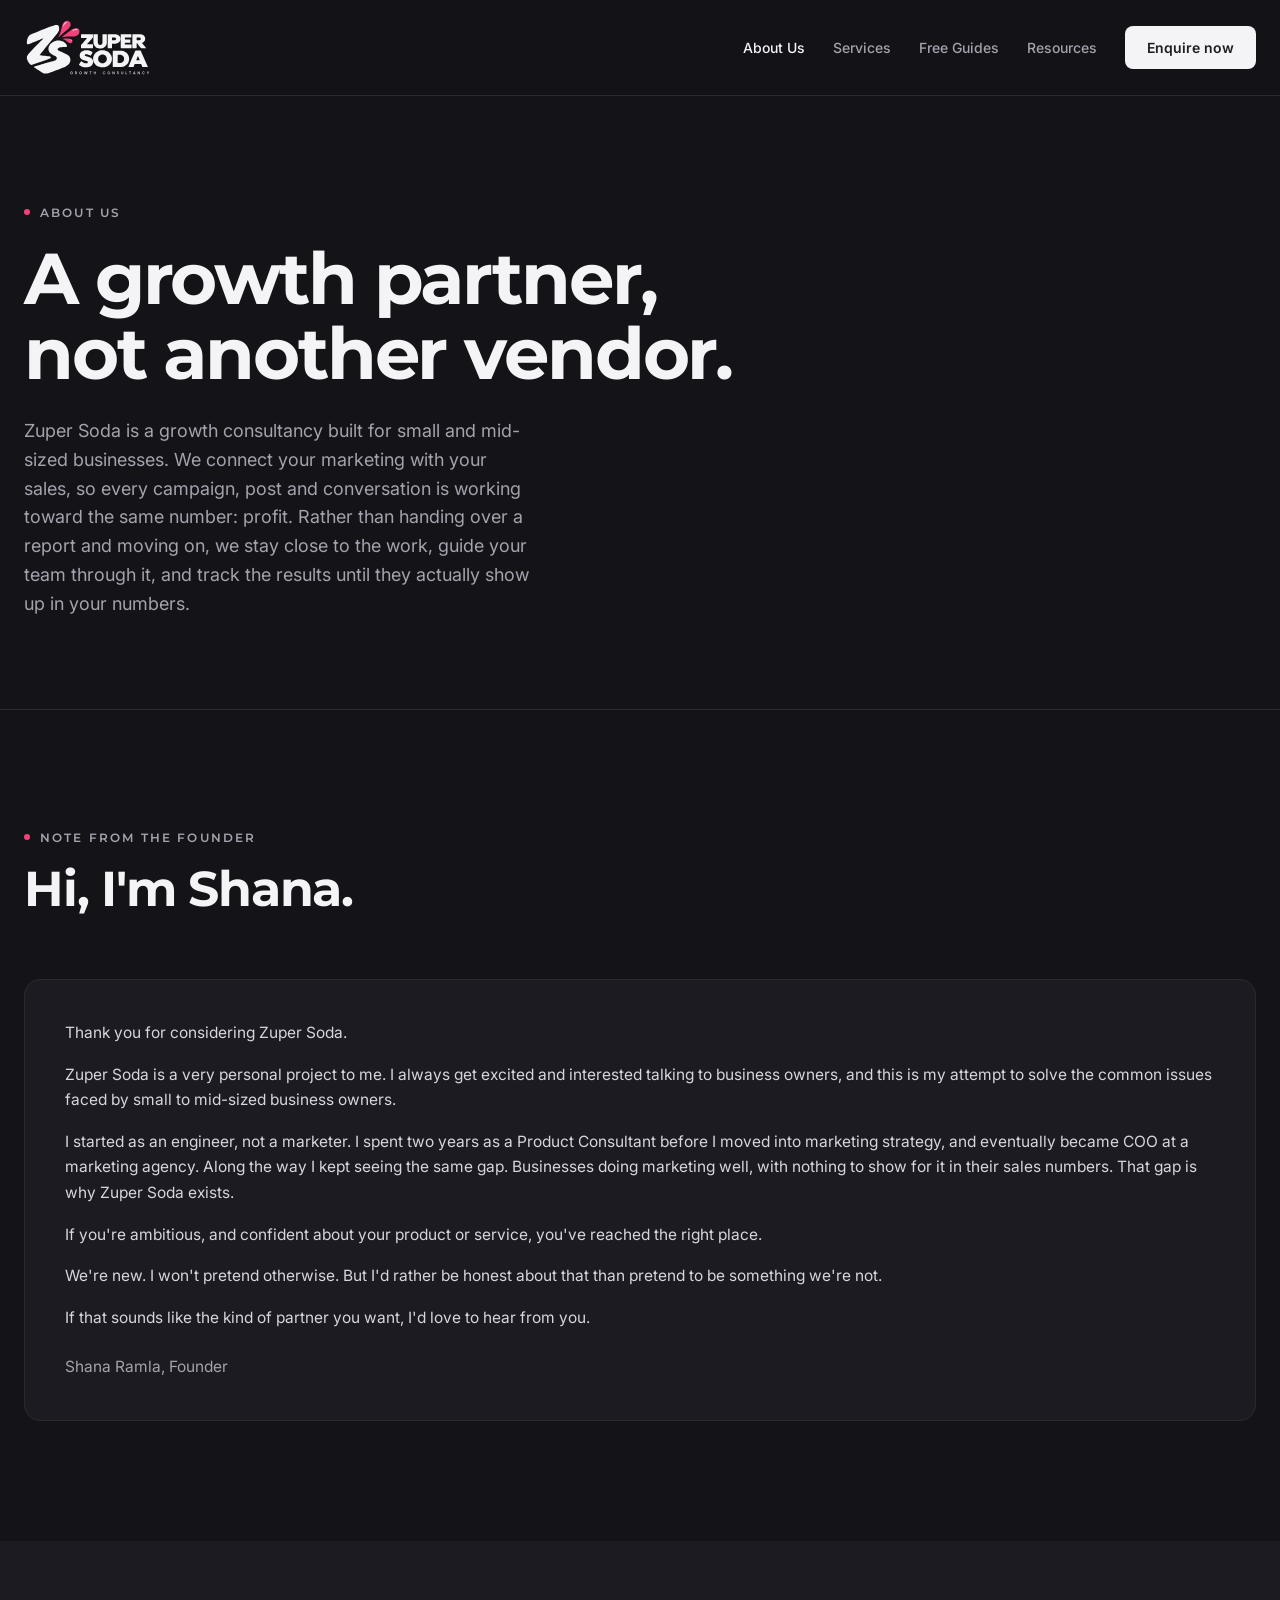
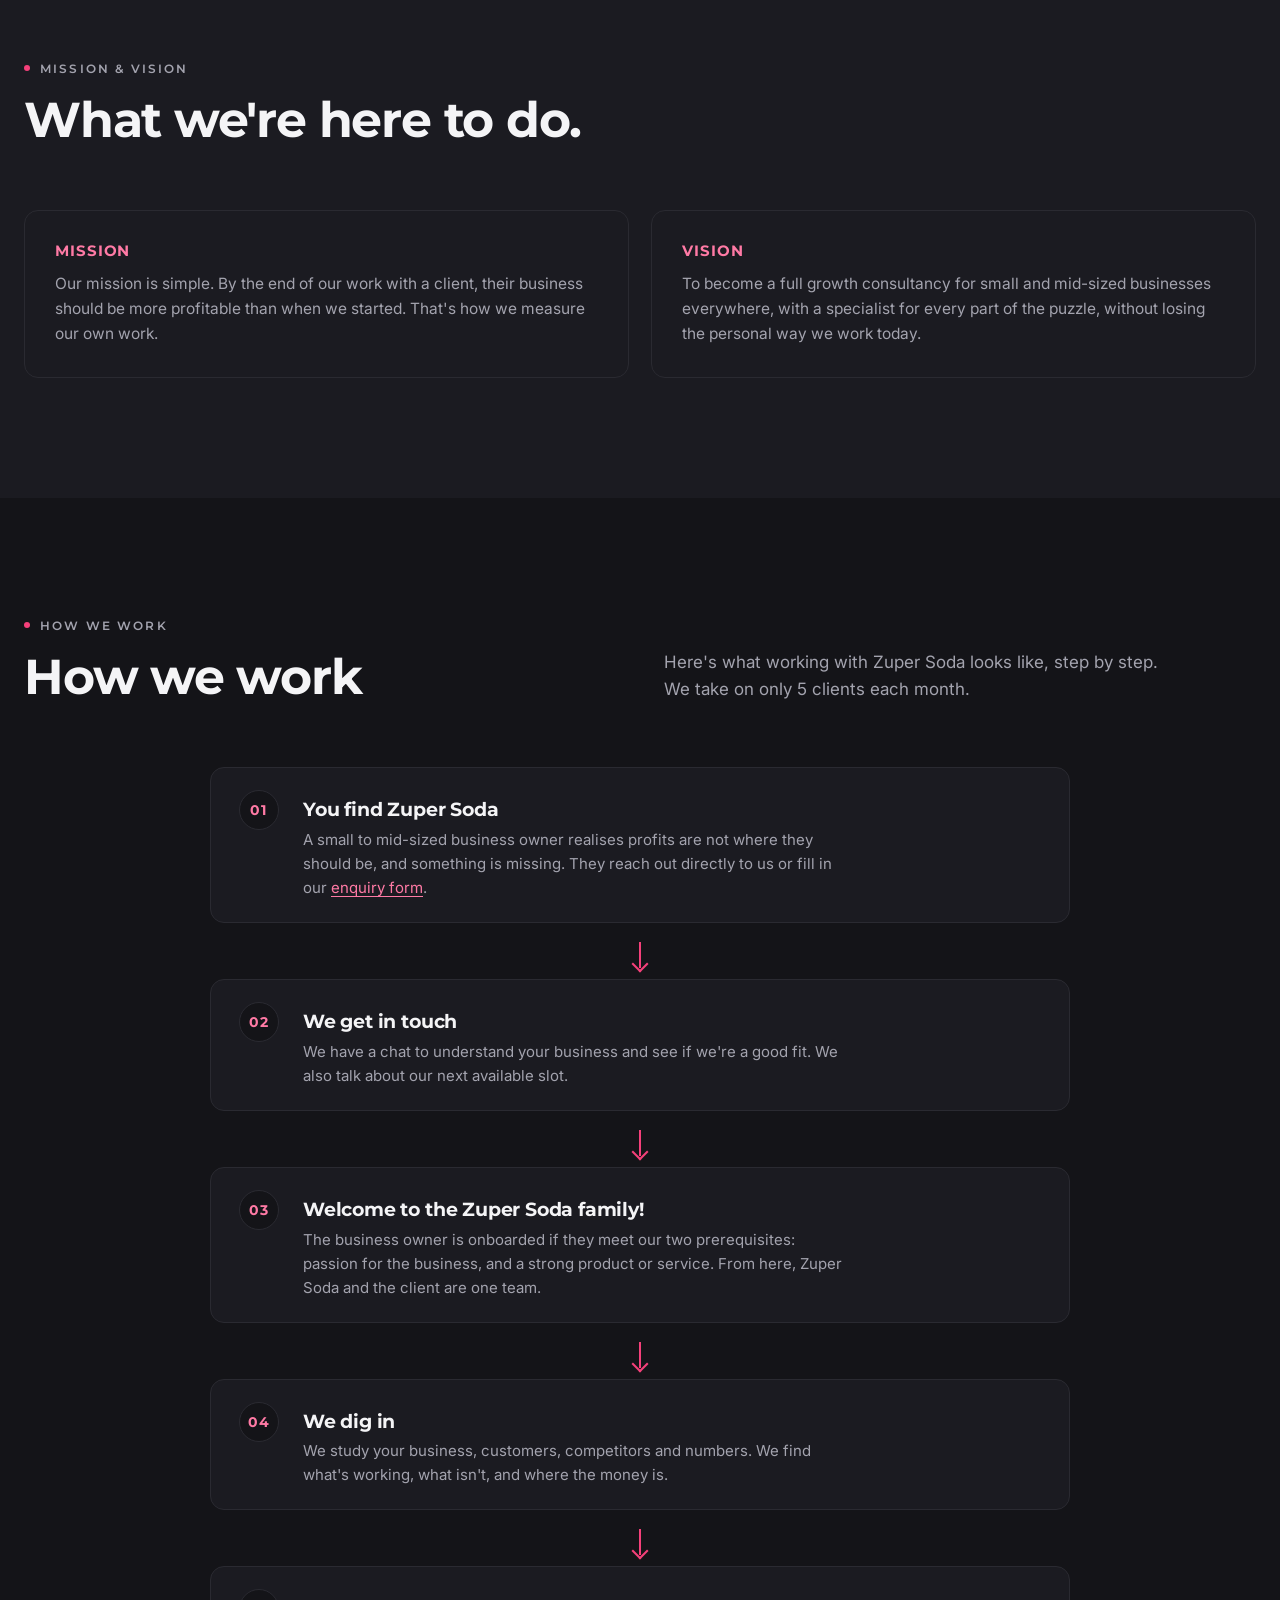
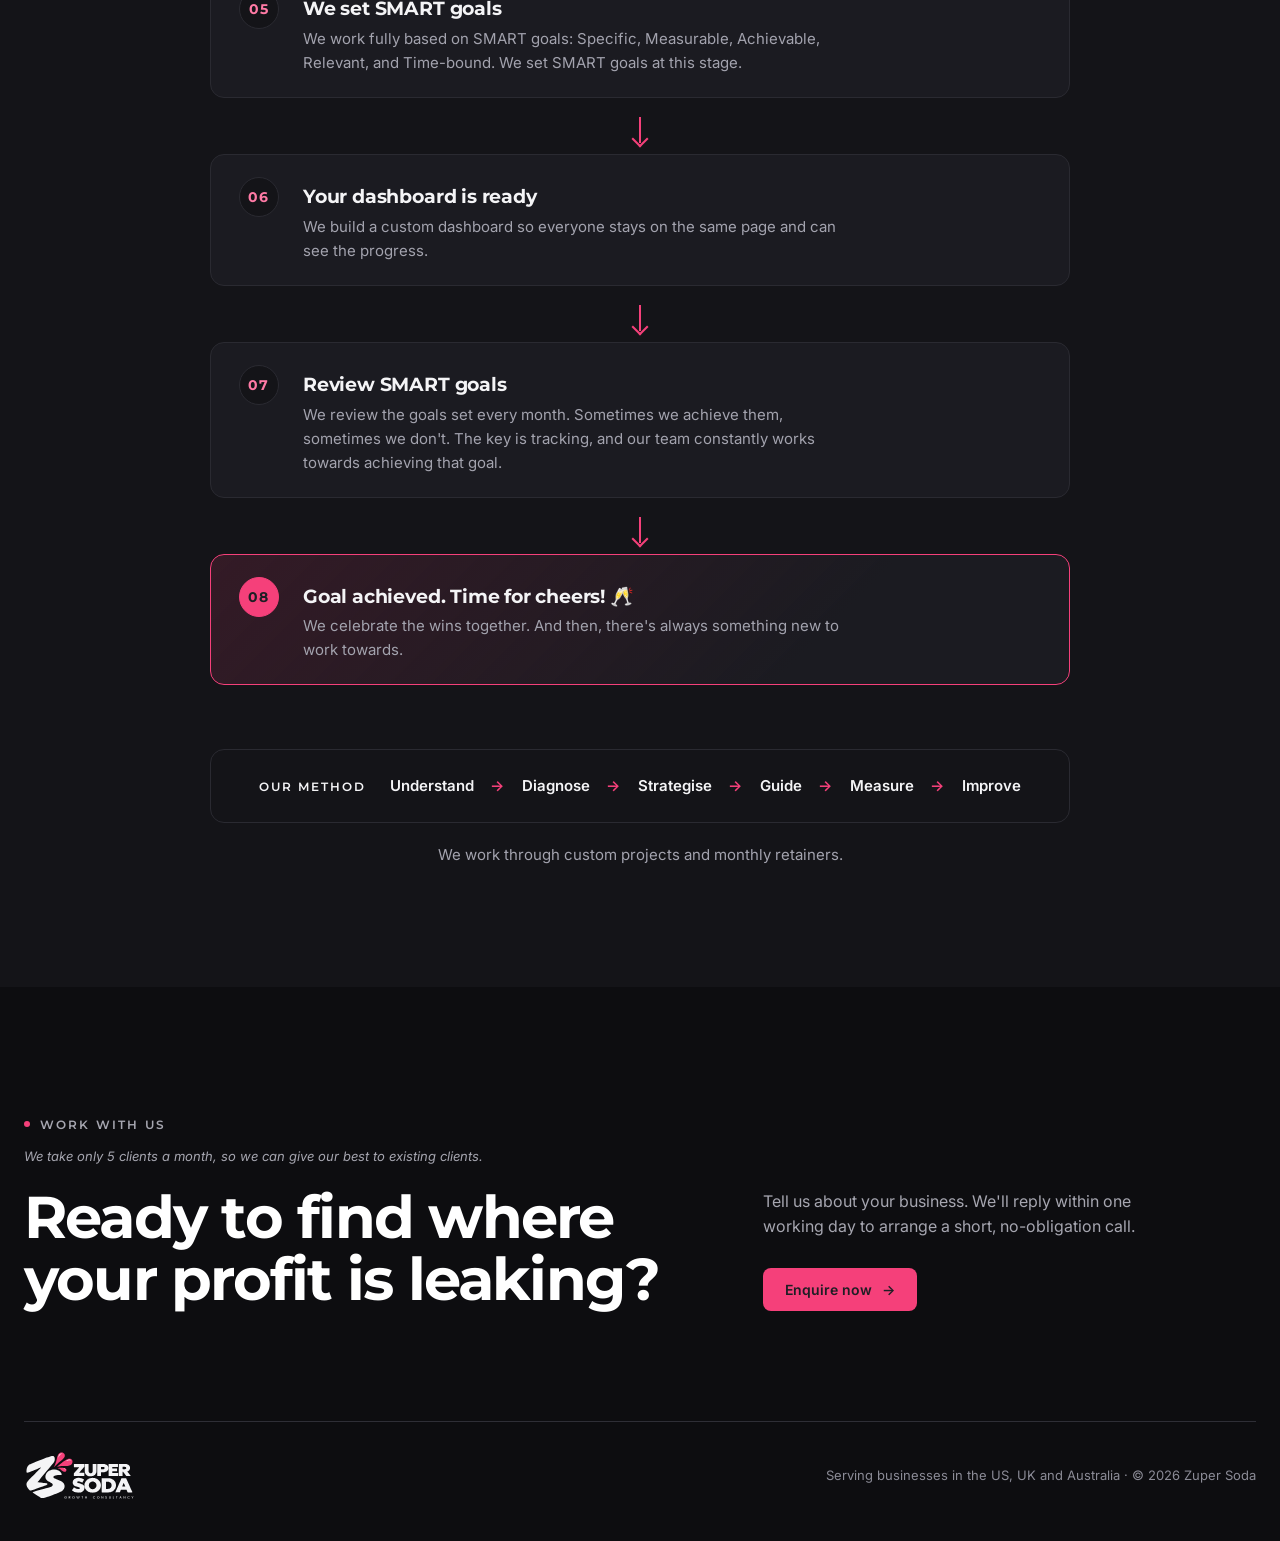
<file: about/index.html>
<!doctype html>
<html lang="en">
<head>
<meta charset="utf-8">
<meta name="viewport" content="width=device-width, initial-scale=1, viewport-fit=cover">
<title>About Us | Zuper Soda</title>
<meta name="description" content="Zuper Soda is a growth partner for small and mid-sized businesses. Meet the people behind it and see exactly how we work together, step by step.">
<meta property="og:title" content="About Us | Zuper Soda">
<meta property="og:description" content="A growth partner, not another vendor. Meet the people behind Zuper Soda and how we work together.">
<meta property="og:type" content="website">
<meta property="og:site_name" content="Zuper Soda">
<meta property="og:url" content="https://zupersoda.com/about/">
<meta name="twitter:card" content="summary">
<link rel="canonical" href="https://zupersoda.com/about/">
<meta name="theme-color" content="#141418">
<meta name="color-scheme" content="dark">
<link rel="icon" type="image/svg+xml" href="/favicon.svg">
<link rel="preconnect" href="https://fonts.googleapis.com">
<link rel="preconnect" href="https://fonts.gstatic.com" crossorigin>
<link rel="stylesheet" href="https://fonts.googleapis.com/css2?family=Montserrat:wght@500;600;700&family=Inter:wght@400;500;600&display=swap">
<link rel="stylesheet" href="/assets/site.css">
<script async src="https://www.googletagmanager.com/gtm.js?id=GTM-5N48BQHM"></script>
<script>
  window.dataLayer = window.dataLayer || [];
  function gtag(){dataLayer.push(arguments);}
  gtag('js', new Date());
</script>
</head>
<body>
<a class="skip" href="#main">Skip to content</a>

<header class="nav" id="nav">
  <div class="gut"><div class="max row">
    <a class="logo" href="/" aria-label="Zuper Soda home"><img src="/assets/logo.svg" alt="Zuper Soda" width="1184" height="544"></a>
    <div class="nav-r">
      <nav class="nav-links" aria-label="Main">
        <a href="/about/" aria-current="page">About Us</a>
        <a href="/services/">Services</a>
        <a href="/guides/">Free Guides</a>
        <a href="/resources/">Resources</a>
      </nav>
      <button class="btn sm" type="button" data-open>Enquire now</button>
      <button class="menu-btn" type="button" aria-expanded="false">Menu</button>
    </div>
  </div></div>
</header>

<main id="main">
  <section class="page-hero">
    <div class="gut"><div class="max">
      <div class="label"><i></i>About us</div>
      <h1>A growth partner, not another vendor.</h1>
      <p>Zuper Soda is a growth consultancy built for small and mid-sized businesses. We connect your marketing with your sales, so every campaign, post and conversation is working toward the same number: profit. Rather than handing over a report and moving on, we stay close to the work, guide your team through it, and track the results until they actually show up in your numbers.</p>
    </div></div>
  </section>

  <section class="blk">
    <div class="gut"><div class="max">
      <div class="blk-head">
        <div><div class="label"><i></i>Note from the founder</div><h2>Hi, I'm Shana.</h2></div>
      </div>
      <div class="founder-note">
        <p>Thank you for considering Zuper Soda.</p>
        <p>Zuper Soda is a very personal project to me. I always get excited and interested talking to business owners, and this is my attempt to solve the common issues faced by small to mid-sized business owners.</p>
        <p>I started as an engineer, not a marketer. I spent two years as a Product Consultant before I moved into marketing strategy, and eventually became COO at a marketing agency. Along the way I kept seeing the same gap. Businesses doing marketing well, with nothing to show for it in their sales numbers. That gap is why Zuper Soda exists.</p>
        <p>If you're ambitious, and confident about your product or service, you've reached the right place.</p>
        <p>We're new. I won't pretend otherwise. But I'd rather be honest about that than pretend to be something we're not.</p>
        <p>If that sounds like the kind of partner you want, I'd love to hear from you.</p>
        <p class="sign">Shana Ramla, Founder</p>
      </div>
    </div></div>
  </section>

  <section class="blk soft">
    <div class="gut"><div class="max">
      <div class="blk-head">
        <div><div class="label"><i></i>Mission &amp; Vision</div><h2>What we're here to do.</h2></div>
      </div>
      <div class="mission-vision">
        <div class="mv-card">
          <h4>Mission</h4>
          <p>Our mission is simple. By the end of our work with a client, their business should be more profitable than when we started. That's how we measure our own work.</p>
        </div>
        <div class="mv-card">
          <h4>Vision</h4>
          <p>To become a full growth consultancy for small and mid-sized businesses everywhere, with a specialist for every part of the puzzle, without losing the personal way we work today.</p>
        </div>
      </div>
    </div></div>
  </section>


  <section class="blk" id="approach">
    <div class="gut"><div class="max">
      <div class="blk-head">
        <div><div class="label"><i></i>How we work</div><h2>How we work</h2></div>
        <p>Here's what working with Zuper Soda looks like, step by step. We take on only 5 clients each month.</p>
      </div>
      <ol class="approach">
        <li><span class="n">01</span><div><b>You find Zuper Soda</b><span>A small to mid-sized business owner realises profits are not where they should be, and something is missing. They reach out directly to us or fill in our <button class="lnk" type="button" data-open>enquiry form</button>.</span></div></li>
        <li><span class="n">02</span><div><b>We get in touch</b><span>We have a chat to understand your business and see if we're a good fit. We also talk about our next available slot.</span></div></li>
        <li><span class="n">03</span><div><b>Welcome to the Zuper Soda family!</b><span>The business owner is onboarded if they meet our two prerequisites: passion for the business, and a strong product or service. From here, Zuper Soda and the client are one team.</span></div></li>
        <li><span class="n">04</span><div><b>We dig in</b><span>We study your business, customers, competitors and numbers. We find what's working, what isn't, and where the money is.</span></div></li>
        <li><span class="n">05</span><div><b>We set SMART goals</b><span>We work fully based on SMART goals: Specific, Measurable, Achievable, Relevant, and Time-bound. We set SMART goals at this stage.</span></div></li>
        <li><span class="n">06</span><div><b>Your dashboard is ready</b><span>We build a custom dashboard so everyone stays on the same page and can see the progress.</span></div></li>
        <li><span class="n">07</span><div><b>Review SMART goals</b><span>We review the goals set every month. Sometimes we achieve them, sometimes we don't. The key is tracking, and our team constantly works towards achieving that goal.</span></div></li>
        <li class="win"><span class="n">08</span><div><b>Goal achieved. Time for cheers! 🥂</b><span>We celebrate the wins together. And then, there's always something new to work towards.</span></div></li>
      </ol>
      <p class="method"><strong>Our method</strong><em>Understand <i>→</i></em><em>Diagnose <i>→</i></em><em>Strategise <i>→</i></em><em>Guide <i>→</i></em><em>Measure <i>→</i></em><em>Improve</em></p>
      <p class="engage">We work through custom projects and monthly retainers.</p>
    </div></div>
  </section>

  <section class="close" id="contact">
    <div class="gut"><div class="max">
      <div class="close-top">
        <div><div class="label"><i></i>Work with us</div><p class="close-note">We take only 5 clients a month, so we can give our best to existing clients.</p><h2>Ready to find where your profit is leaking?</h2></div>
        <div class="close-r">
          <p>Tell us about your business. We'll reply within one working day to arrange a short, no-obligation call.</p>
          <button class="btn pink" type="button" data-open>Enquire now <span class="arr">→</span></button>
        </div>
      </div>
      <div class="foot"><a class="logo" href="/" aria-label="Zuper Soda home"><img src="/assets/logo.svg" alt="" width="1184" height="544"></a><span>Serving businesses in the US, UK and Australia · © 2026 Zuper Soda</span></div>
    </div></div>
  </section>
</main>

<dialog id="enquire" aria-labelledby="enqTitle">
  <div class="panel">
    <button class="x" type="button" data-close aria-label="Close">×</button>
    <div id="formView">
      <div class="label"><i></i>Enquire</div>
      <h3 id="enqTitle">Start a conversation</h3>
      <p class="intro">A few details help us prepare. It takes under a minute.</p>
      <form name="enquiry" method="POST" id="enqForm" novalidate>
        <input type="hidden" name="form-name" value="enquiry">
        <p class="hp"><label>Leave this empty <input name="bot-field" tabindex="-1" autocomplete="off"></label></p>
        <div class="two">
          <div class="field"><label for="f-name">Full name</label><input id="f-name" name="name" autocomplete="name" required></div>
          <div class="field"><label for="f-email">Work email</label><input id="f-email" name="email" type="email" autocomplete="email" required></div>
        </div>
        <div class="two">
          <div class="field"><label for="f-site">Company website</label><input id="f-site" name="website" autocomplete="url" placeholder="company.com"></div>
          <div class="field"><label for="f-size">Team size</label>
            <select id="f-size" name="team_size">
              <option value="">Select</option><option>1–10</option><option>11–50</option><option>51–200</option><option>200+</option>
            </select>
          </div>
        </div>
        <div class="field"><label for="f-problem">What's your biggest growth challenge right now?</label><textarea id="f-problem" name="challenge" required placeholder="For example: we get traffic but few qualified enquiries."></textarea></div>
        <div class="field"><label for="f-when">Ideal start <small>(optional)</small></label>
          <select id="f-when" name="start"><option value="">Select</option><option>As soon as possible</option><option>Within a month</option><option>In 2–3 months</option><option>Just exploring</option></select>
        </div>
        <p class="err" id="err" role="alert"></p>
        <button class="btn" type="submit" id="send">Send enquiry <span class="arr">→</span></button>
        <p class="privacy">We only use your details to reply to this enquiry.</p>
      </form>
    </div>
    <div id="doneView" class="done" hidden>
      <div class="tick" aria-hidden="true"><svg width="26" height="26" viewBox="0 0 24 24" fill="none"><path d="M5 12.5 L10 17 L19 7" stroke="#1E1E24" stroke-width="2.4" stroke-linecap="round" stroke-linejoin="round"/></svg></div>
      <h3>Thank you. We've got it.</h3>
      <p class="intro">We'll reply by email within one working day to arrange a call.</p>
      <div><button class="btn line" type="button" data-close>Close</button></div>
    </div>
  </div>
</dialog>

<script src="/assets/site.js"></script>
</body>
</html>
</file>
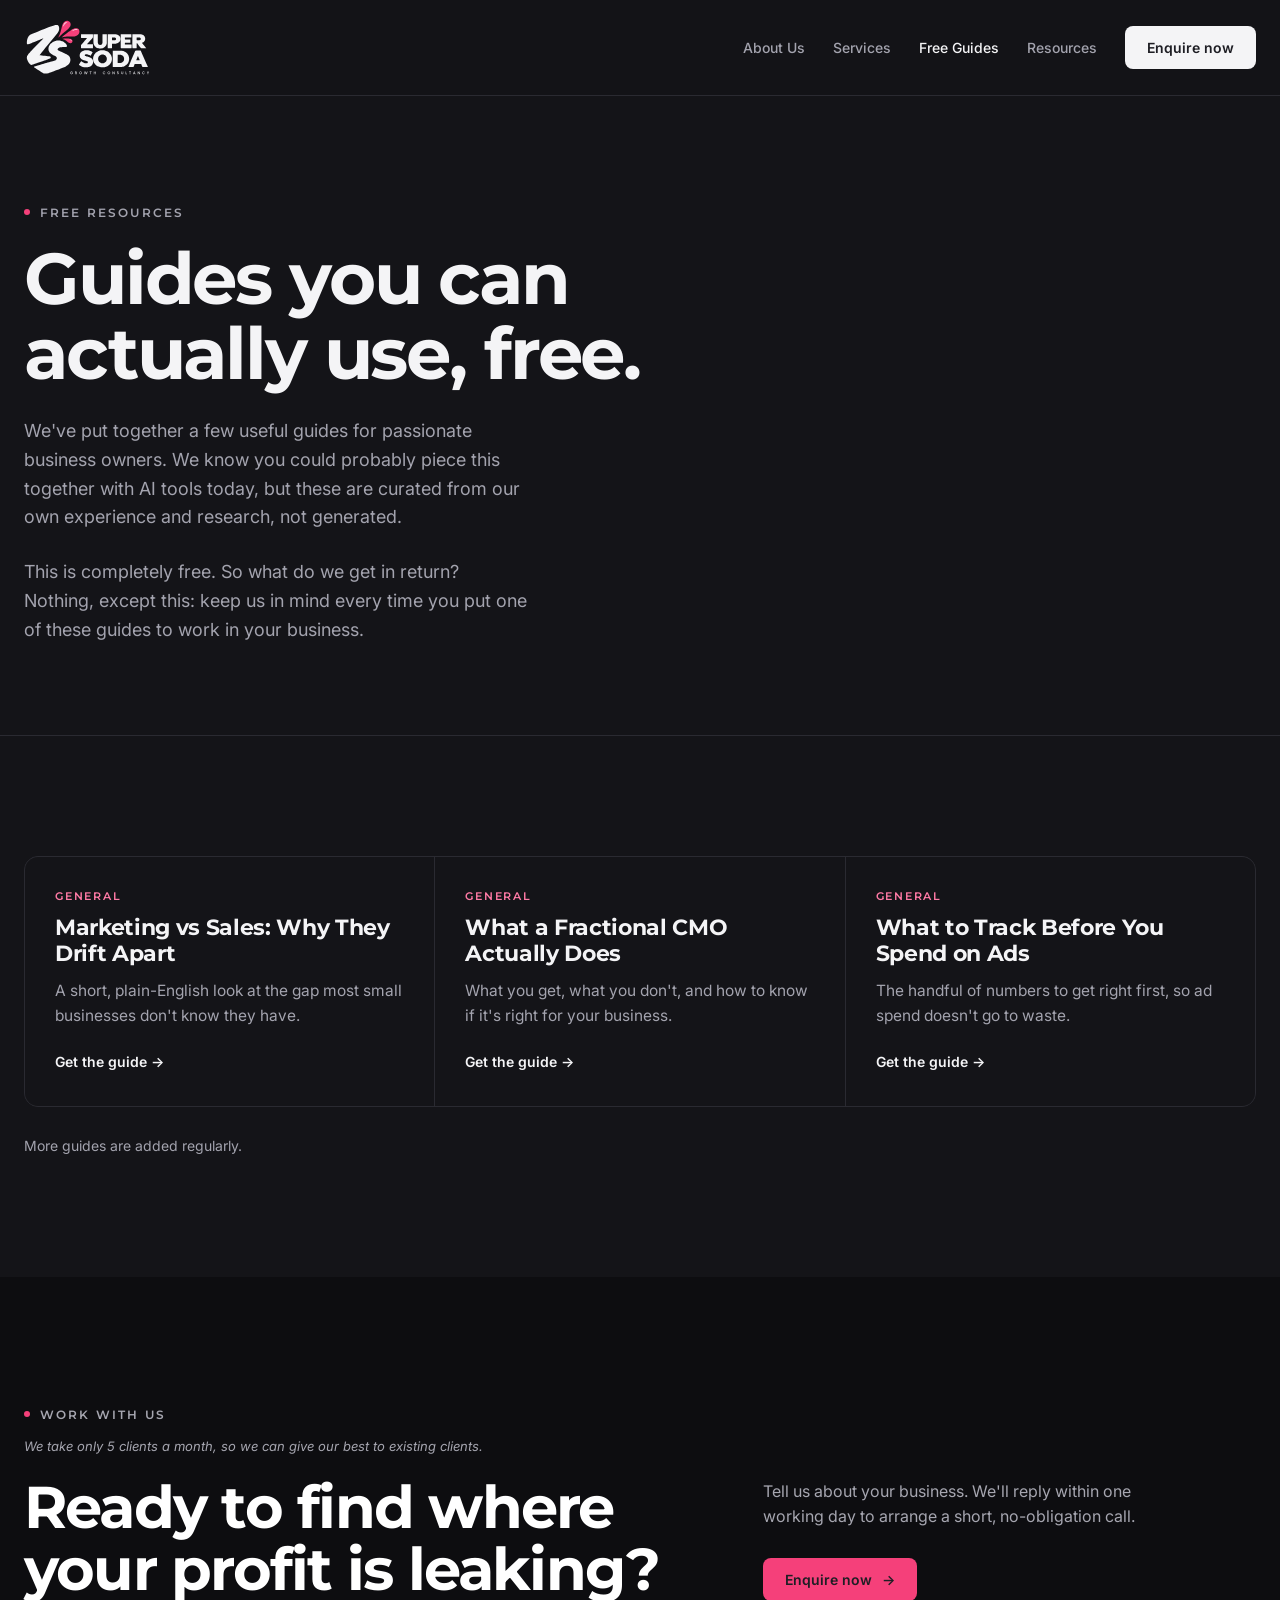
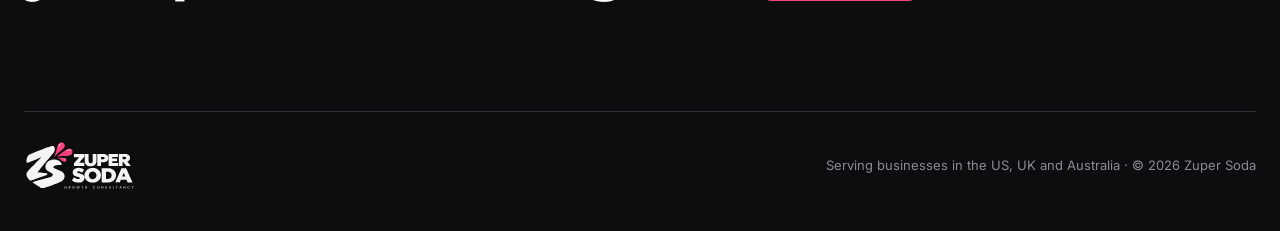
<file: guides/index.html>
<!doctype html>
<html lang="en">
<head>
<meta charset="utf-8">
<meta name="viewport" content="width=device-width, initial-scale=1, viewport-fit=cover">
<title>Free Guides | Zuper Soda</title>
<meta name="description" content="Free, curated guides for small and mid-sized business owners: marketing, sales, and the gap between them.">
<meta property="og:title" content="Free Guides | Zuper Soda">
<meta property="og:description" content="Guides you can actually use, free. Curated from our own experience and research, not AI-generated.">
<meta property="og:type" content="website">
<meta property="og:site_name" content="Zuper Soda">
<meta property="og:url" content="https://zupersoda.com/guides/">
<meta name="twitter:card" content="summary">
<link rel="canonical" href="https://zupersoda.com/guides/">
<meta name="theme-color" content="#141418">
<meta name="color-scheme" content="dark">
<link rel="icon" type="image/svg+xml" href="/favicon.svg">
<link rel="preconnect" href="https://fonts.googleapis.com">
<link rel="preconnect" href="https://fonts.gstatic.com" crossorigin>
<link rel="stylesheet" href="https://fonts.googleapis.com/css2?family=Montserrat:wght@500;600;700&family=Inter:wght@400;500;600&display=swap">
<link rel="stylesheet" href="/assets/site.css">
<script async src="https://www.googletagmanager.com/gtm.js?id=GTM-5N48BQHM"></script>
<script>
  window.dataLayer = window.dataLayer || [];
  function gtag(){dataLayer.push(arguments);}
  gtag('js', new Date());
</script>
</head>
<body>
<a class="skip" href="#main">Skip to content</a>

<header class="nav" id="nav">
  <div class="gut"><div class="max row">
    <a class="logo" href="/" aria-label="Zuper Soda home"><img src="/assets/logo.svg" alt="Zuper Soda" width="1184" height="544"></a>
    <div class="nav-r">
      <nav class="nav-links" aria-label="Main">
        <a href="/about/">About Us</a>
        <a href="/services/">Services</a>
        <a href="/guides/" aria-current="page">Free Guides</a>
        <a href="/resources/">Resources</a>
      </nav>
      <button class="btn sm" type="button" data-open>Enquire now</button>
      <button class="menu-btn" type="button" aria-expanded="false">Menu</button>
    </div>
  </div></div>
</header>

<main id="main">
  <section class="page-hero">
    <div class="gut"><div class="max">
      <div class="label"><i></i>Free resources</div>
      <h1>Guides you can actually use, free.</h1>
      <p>We've put together a few useful guides for passionate business owners. We know you could probably piece this together with AI tools today, but these are curated from our own experience and research, not generated.</p>
      <p>This is completely free. So what do we get in return? Nothing, except this: keep us in mind every time you put one of these guides to work in your business.</p>
    </div></div>
  </section>

  <section class="blk">
    <div class="gut"><div class="max">
      <div class="cards" id="guideCards">
        <div class="card">
          <span class="tag">General</span>
          <h3>Marketing vs Sales: Why They Drift Apart</h3>
          <p>A short, plain-English look at the gap most small businesses don't know they have.</p>
          <button class="dl" type="button" data-guide="Marketing vs Sales: Why They Drift Apart">Get the guide →</button>
        </div>
        <div class="card">
          <span class="tag">General</span>
          <h3>What a Fractional CMO Actually Does</h3>
          <p>What you get, what you don't, and how to know if it's right for your business.</p>
          <button class="dl" type="button" data-guide="What a Fractional CMO Actually Does">Get the guide →</button>
        </div>
        <div class="card">
          <span class="tag">General</span>
          <h3>What to Track Before You Spend on Ads</h3>
          <p>The handful of numbers to get right first, so ad spend doesn't go to waste.</p>
          <button class="dl" type="button" data-guide="What to Track Before You Spend on Ads">Get the guide →</button>
        </div>
      </div>
      <p class="guide-note">More guides are added regularly.</p>
    </div></div>
  </section>

  <section class="close" id="contact">
    <div class="gut"><div class="max">
      <div class="close-top">
        <div><div class="label"><i></i>Work with us</div><p class="close-note">We take only 5 clients a month, so we can give our best to existing clients.</p><h2>Ready to find where your profit is leaking?</h2></div>
        <div class="close-r">
          <p>Tell us about your business. We'll reply within one working day to arrange a short, no-obligation call.</p>
          <button class="btn pink" type="button" data-open>Enquire now <span class="arr">→</span></button>
        </div>
      </div>
      <div class="foot"><a class="logo" href="/" aria-label="Zuper Soda home"><img src="/assets/logo.svg" alt="" width="1184" height="544"></a><span>Serving businesses in the US, UK and Australia · © 2026 Zuper Soda</span></div>
    </div></div>
  </section>
</main>

<!-- Enquiry panel (same on every page) -->
<dialog id="enquire" aria-labelledby="enqTitle">
  <div class="panel">
    <button class="x" type="button" data-close aria-label="Close">×</button>
    <div id="formView">
      <div class="label"><i></i>Enquire</div>
      <h3 id="enqTitle">Start a conversation</h3>
      <p class="intro">A few details help us prepare. It takes under a minute.</p>
      <form name="enquiry" method="POST" id="enqForm" novalidate>
        <input type="hidden" name="form-name" value="enquiry">
        <p class="hp"><label>Leave this empty <input name="bot-field" tabindex="-1" autocomplete="off"></label></p>
        <div class="two">
          <div class="field"><label for="f-name">Full name</label><input id="f-name" name="name" autocomplete="name" required></div>
          <div class="field"><label for="f-email">Work email</label><input id="f-email" name="email" type="email" autocomplete="email" required></div>
        </div>
        <div class="two">
          <div class="field"><label for="f-site">Company website</label><input id="f-site" name="website" autocomplete="url" placeholder="company.com"></div>
          <div class="field"><label for="f-size">Team size</label>
            <select id="f-size" name="team_size">
              <option value="">Select</option><option>1–10</option><option>11–50</option><option>51–200</option><option>200+</option>
            </select>
          </div>
        </div>
        <div class="field"><label for="f-problem">What's your biggest growth challenge right now?</label><textarea id="f-problem" name="challenge" required placeholder="For example: we get traffic but few qualified enquiries."></textarea></div>
        <div class="field"><label for="f-when">Ideal start <small>(optional)</small></label>
          <select id="f-when" name="start"><option value="">Select</option><option>As soon as possible</option><option>Within a month</option><option>In 2–3 months</option><option>Just exploring</option></select>
        </div>
        <p class="err" id="err" role="alert"></p>
        <button class="btn" type="submit" id="send">Send enquiry <span class="arr">→</span></button>
        <p class="privacy">We only use your details to reply to this enquiry.</p>
      </form>
    </div>
    <div id="doneView" class="done" hidden>
      <div class="tick" aria-hidden="true"><svg width="26" height="26" viewBox="0 0 24 24" fill="none"><path d="M5 12.5 L10 17 L19 7" stroke="#1E1E24" stroke-width="2.4" stroke-linecap="round" stroke-linejoin="round"/></svg></div>
      <h3>Thank you. We've got it.</h3>
      <p class="intro">We'll reply by email within one working day to arrange a call.</p>
      <div><button class="btn line" type="button" data-close>Close</button></div>
    </div>
  </div>
</dialog>

<!-- Guide email-gate panel -->
<dialog id="guideDlg" aria-labelledby="guideTitle">
  <div class="panel">
    <button class="x" type="button" data-close aria-label="Close">×</button>
    <div id="guideFormView">
      <div class="label"><i></i>Free guide</div>
      <h3 id="guideTitle">Get this guide</h3>
      <p class="intro" id="guideIntro">Enter your email and we'll send it straight over.</p>
      <form id="guideForm" novalidate>
        <p class="hp"><label>Leave this empty <input name="company" id="g-company" tabindex="-1" autocomplete="off"></label></p>
        <div class="field"><label for="g-email">Email</label><input id="g-email" name="email" type="email" autocomplete="email" placeholder="you@business.com" required></div>
        <p class="err" id="gErr" role="alert"></p>
        <button class="btn" type="submit" id="gSend">Send me the guide <span class="arr">→</span></button>
        <p class="privacy">We'll only use this to send the guide and the occasional useful email. Unsubscribe anytime.</p>
      </form>
    </div>
    <div id="guideDoneView" class="done" hidden>
      <div class="tick" aria-hidden="true"><svg width="26" height="26" viewBox="0 0 24 24" fill="none"><path d="M5 12.5 L10 17 L19 7" stroke="#1E1E24" stroke-width="2.4" stroke-linecap="round" stroke-linejoin="round"/></svg></div>
      <h3>Sent. Check your inbox shortly.</h3>
      <p class="intro">If you don't see it in a few minutes, check spam.</p>
      <div><button class="btn line" type="button" data-close>Close</button></div>
    </div>
  </div>
</dialog>

<script src="/assets/site.js"></script>
<script>
(() => {
  const dlg = document.getElementById('guideDlg');
  if (!dlg) return;
  const title = document.getElementById('guideTitle');
  const form = document.getElementById('guideForm');
  const email = document.getElementById('g-email');
  const err = document.getElementById('gErr');
  const send = document.getElementById('gSend');
  let currentGuide = '';

  document.querySelectorAll('.dl').forEach(btn => {
    btn.addEventListener('click', () => {
      currentGuide = btn.dataset.guide || '';
      title.textContent = 'Get: ' + currentGuide;
      email.value = ''; err.textContent = '';
      document.getElementById('guideFormView').hidden = false;
      document.getElementById('guideDoneView').hidden = true;
      if (!dlg.open) dlg.showModal();
    });
  });
  document.querySelectorAll('#guideDlg [data-close]').forEach(b => b.addEventListener('click', () => dlg.close()));
  dlg.addEventListener('click', e => { if (e.target === dlg) dlg.close(); });

  form.addEventListener('submit', async e => {
    e.preventDefault();
    err.textContent = '';
    if (!/^\S+@\S+\.\S+$/.test(email.value.trim())) {
      err.textContent = 'Please add a valid email address.';
      return email.focus();
    }
    send.disabled = true; send.firstChild.textContent = 'Sending… ';
    try {
      const res = await fetch('/api/guide-signup', {
        method: 'POST',
        headers: { 'Content-Type': 'application/json' },
        body: JSON.stringify({ email: email.value.trim(), guide: currentGuide, company: document.getElementById('g-company').value }),
      });
      const out = await res.json().catch(() => ({}));
      if (!res.ok || out.success !== true) throw new Error(out.message || ('Error ' + res.status));
      document.getElementById('guideFormView').hidden = true;
      document.getElementById('guideDoneView').hidden = false;
      const dh = document.querySelector('#guideDoneView h3'); if (dh){ dh.tabIndex = -1; dh.focus(); }
      form.reset();
    } catch (ex) {
      err.textContent = "That didn't go through. " + (ex && ex.message ? '(' + ex.message + ') ' : '') + "Please try again.";
    } finally {
      send.disabled = false; send.firstChild.textContent = 'Send me the guide ';
    }
  });
})();
</script>
</body>
</html>
</file>
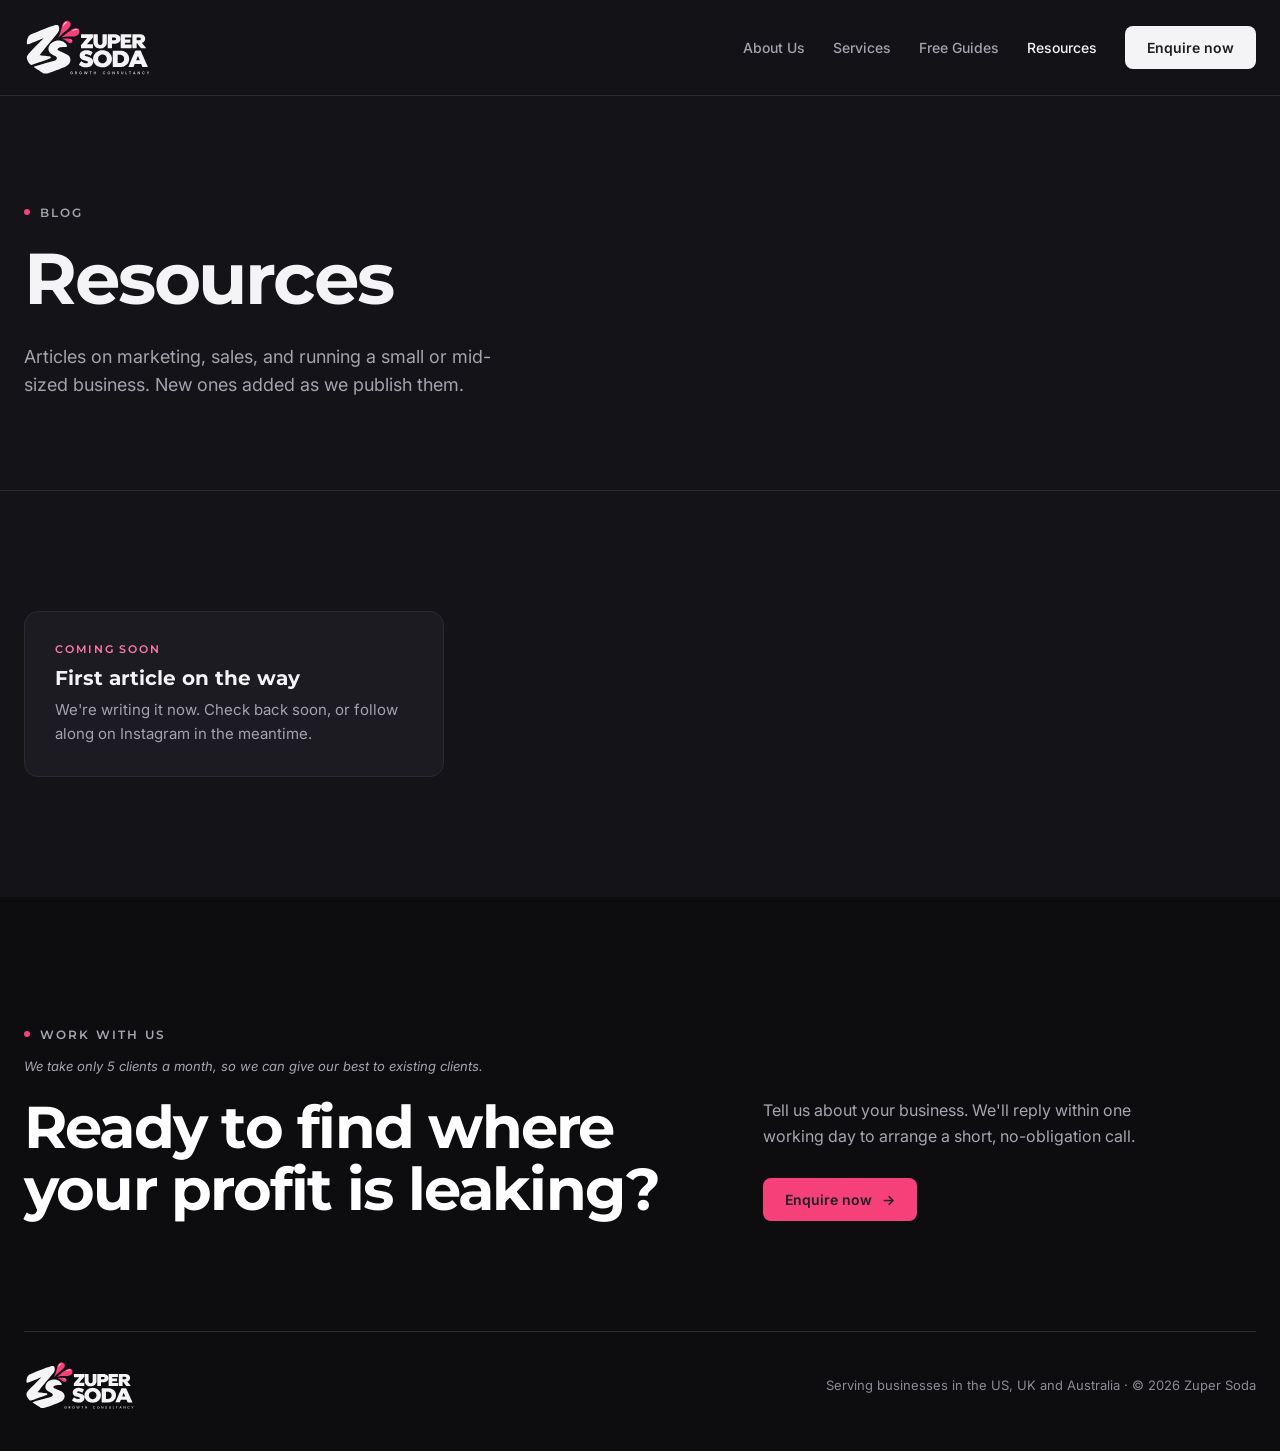
<file: resources/index.html>
<!doctype html>
<html lang="en">
<head>
<meta charset="utf-8">
<meta name="viewport" content="width=device-width, initial-scale=1, viewport-fit=cover">
<title>Resources | Zuper Soda</title>
<meta name="description" content="Articles on marketing, sales, and running a small or mid-sized business, from Zuper Soda.">
<meta property="og:title" content="Resources | Zuper Soda">
<meta property="og:description" content="Articles on marketing, sales, and running a small or mid-sized business.">
<meta property="og:type" content="website">
<meta property="og:site_name" content="Zuper Soda">
<meta property="og:url" content="https://zupersoda.com/resources/">
<meta name="twitter:card" content="summary">
<link rel="canonical" href="https://zupersoda.com/resources/">
<meta name="theme-color" content="#141418">
<meta name="color-scheme" content="dark">
<link rel="icon" type="image/svg+xml" href="/favicon.svg">
<link rel="preconnect" href="https://fonts.googleapis.com">
<link rel="preconnect" href="https://fonts.gstatic.com" crossorigin>
<link rel="stylesheet" href="https://fonts.googleapis.com/css2?family=Montserrat:wght@500;600;700&family=Inter:wght@400;500;600&display=swap">
<link rel="stylesheet" href="/assets/site.css">
<script async src="https://www.googletagmanager.com/gtm.js?id=GTM-5N48BQHM"></script>
<script>
  window.dataLayer = window.dataLayer || [];
  function gtag(){dataLayer.push(arguments);}
  gtag('js', new Date());
</script>
</head>
<body>
<a class="skip" href="#main">Skip to content</a>

<header class="nav" id="nav">
  <div class="gut"><div class="max row">
    <a class="logo" href="/" aria-label="Zuper Soda home"><img src="/assets/logo.svg" alt="Zuper Soda" width="1184" height="544"></a>
    <div class="nav-r">
      <nav class="nav-links" aria-label="Main">
        <a href="/about/">About Us</a>
        <a href="/services/">Services</a>
        <a href="/guides/">Free Guides</a>
        <a href="/resources/" aria-current="page">Resources</a>
      </nav>
      <button class="btn sm" type="button" data-open>Enquire now</button>
      <button class="menu-btn" type="button" aria-expanded="false">Menu</button>
    </div>
  </div></div>
</header>

<main id="main">
  <section class="page-hero">
    <div class="gut"><div class="max">
      <div class="label"><i></i>Blog</div>
      <h1>Resources</h1>
      <p>Articles on marketing, sales, and running a small or mid-sized business. New ones added as we publish them.</p>
    </div></div>
  </section>

  <section class="blk">
    <div class="gut"><div class="max">
      <div class="soon">
        <span class="tag">Coming soon</span>
        <h3>First article on the way</h3>
        <p>We're writing it now. Check back soon, or follow along on Instagram in the meantime.</p>
      </div>
    </div></div>
  </section>

  <section class="close" id="contact">
    <div class="gut"><div class="max">
      <div class="close-top">
        <div><div class="label"><i></i>Work with us</div><p class="close-note">We take only 5 clients a month, so we can give our best to existing clients.</p><h2>Ready to find where your profit is leaking?</h2></div>
        <div class="close-r">
          <p>Tell us about your business. We'll reply within one working day to arrange a short, no-obligation call.</p>
          <button class="btn pink" type="button" data-open>Enquire now <span class="arr">→</span></button>
        </div>
      </div>
      <div class="foot"><a class="logo" href="/" aria-label="Zuper Soda home"><img src="/assets/logo.svg" alt="" width="1184" height="544"></a><span>Serving businesses in the US, UK and Australia · © 2026 Zuper Soda</span></div>
    </div></div>
  </section>
</main>

<dialog id="enquire" aria-labelledby="enqTitle">
  <div class="panel">
    <button class="x" type="button" data-close aria-label="Close">×</button>
    <div id="formView">
      <div class="label"><i></i>Enquire</div>
      <h3 id="enqTitle">Start a conversation</h3>
      <p class="intro">A few details help us prepare. It takes under a minute.</p>
      <form name="enquiry" method="POST" id="enqForm" novalidate>
        <input type="hidden" name="form-name" value="enquiry">
        <p class="hp"><label>Leave this empty <input name="bot-field" tabindex="-1" autocomplete="off"></label></p>
        <div class="two">
          <div class="field"><label for="f-name">Full name</label><input id="f-name" name="name" autocomplete="name" required></div>
          <div class="field"><label for="f-email">Work email</label><input id="f-email" name="email" type="email" autocomplete="email" required></div>
        </div>
        <div class="two">
          <div class="field"><label for="f-site">Company website</label><input id="f-site" name="website" autocomplete="url" placeholder="company.com"></div>
          <div class="field"><label for="f-size">Team size</label>
            <select id="f-size" name="team_size">
              <option value="">Select</option><option>1–10</option><option>11–50</option><option>51–200</option><option>200+</option>
            </select>
          </div>
        </div>
        <div class="field"><label for="f-problem">What's your biggest growth challenge right now?</label><textarea id="f-problem" name="challenge" required placeholder="For example: we get traffic but few qualified enquiries."></textarea></div>
        <div class="field"><label for="f-when">Ideal start <small>(optional)</small></label>
          <select id="f-when" name="start"><option value="">Select</option><option>As soon as possible</option><option>Within a month</option><option>In 2–3 months</option><option>Just exploring</option></select>
        </div>
        <p class="err" id="err" role="alert"></p>
        <button class="btn" type="submit" id="send">Send enquiry <span class="arr">→</span></button>
        <p class="privacy">We only use your details to reply to this enquiry.</p>
      </form>
    </div>
    <div id="doneView" class="done" hidden>
      <div class="tick" aria-hidden="true"><svg width="26" height="26" viewBox="0 0 24 24" fill="none"><path d="M5 12.5 L10 17 L19 7" stroke="#1E1E24" stroke-width="2.4" stroke-linecap="round" stroke-linejoin="round"/></svg></div>
      <h3>Thank you. We've got it.</h3>
      <p class="intro">We'll reply by email within one working day to arrange a call.</p>
      <div><button class="btn line" type="button" data-close>Close</button></div>
    </div>
  </div>
</dialog>

<script src="/assets/site.js"></script>
</body>
</html>
</file>
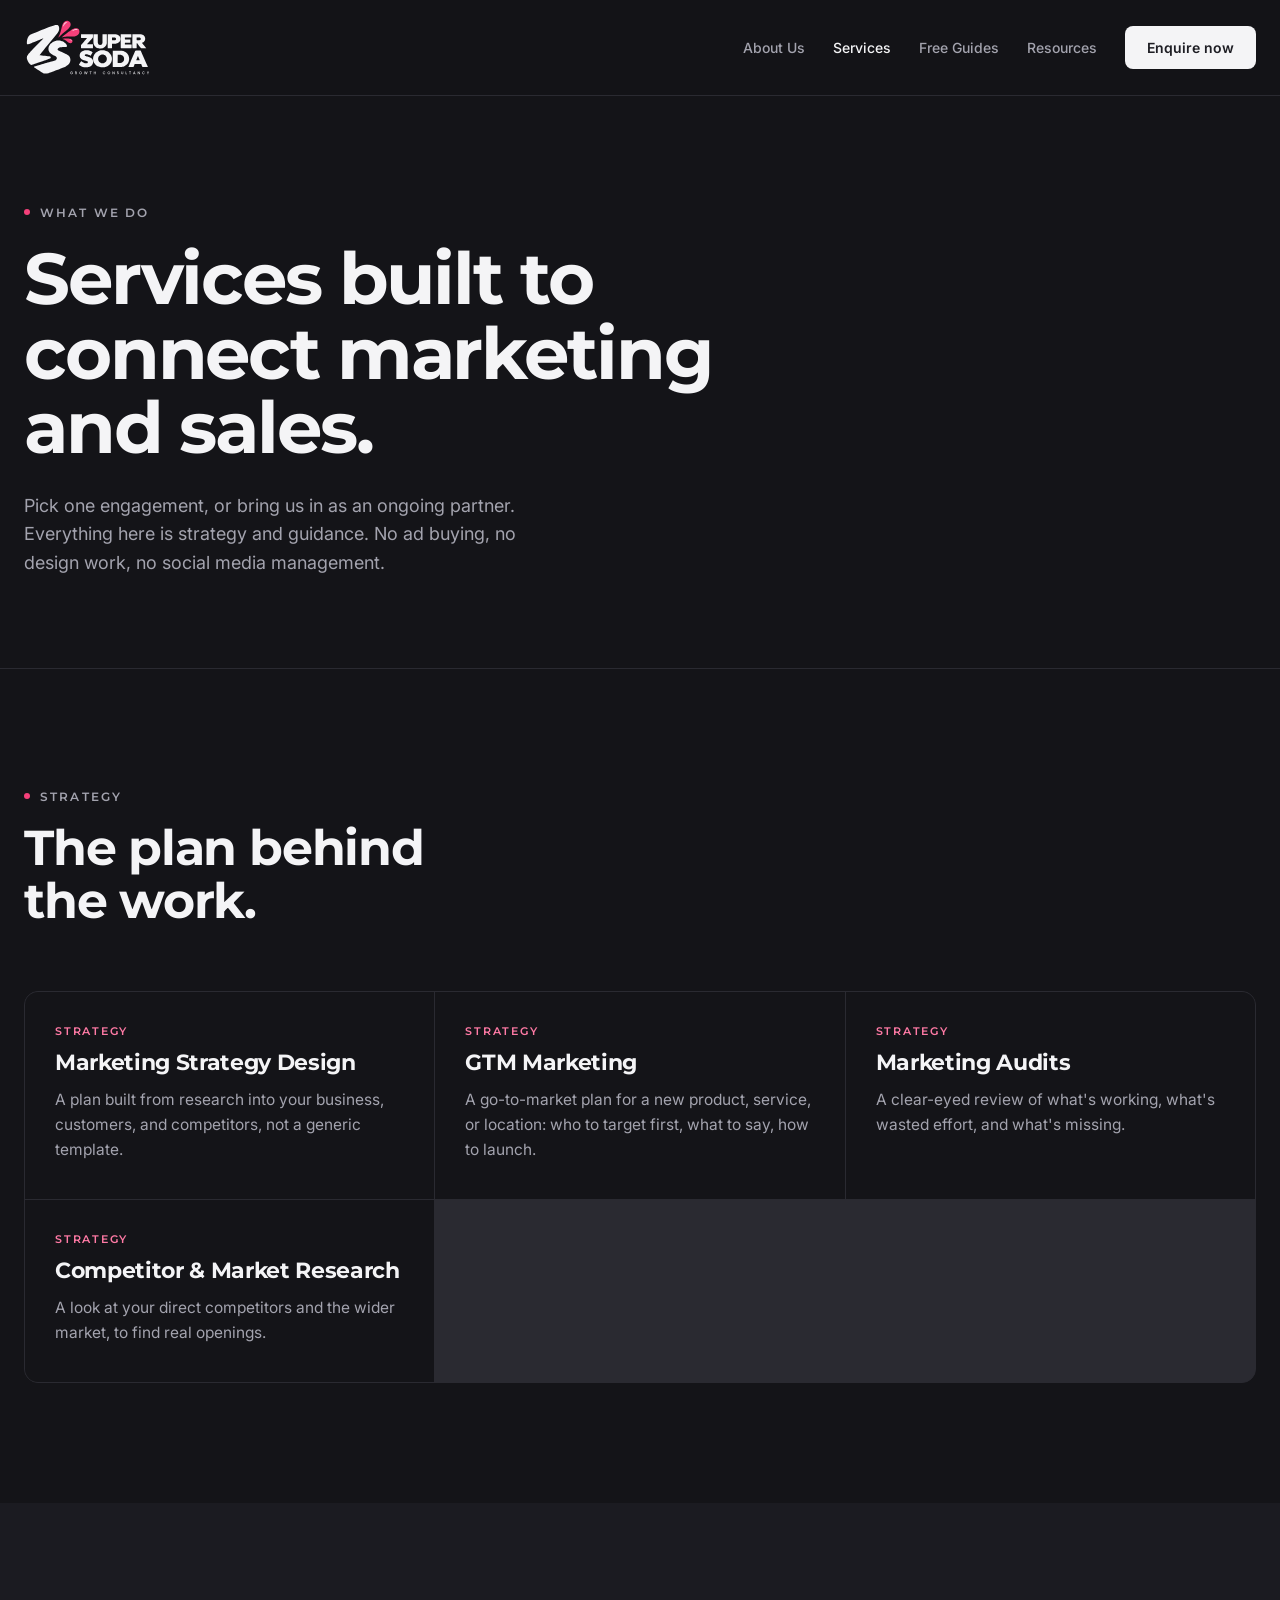
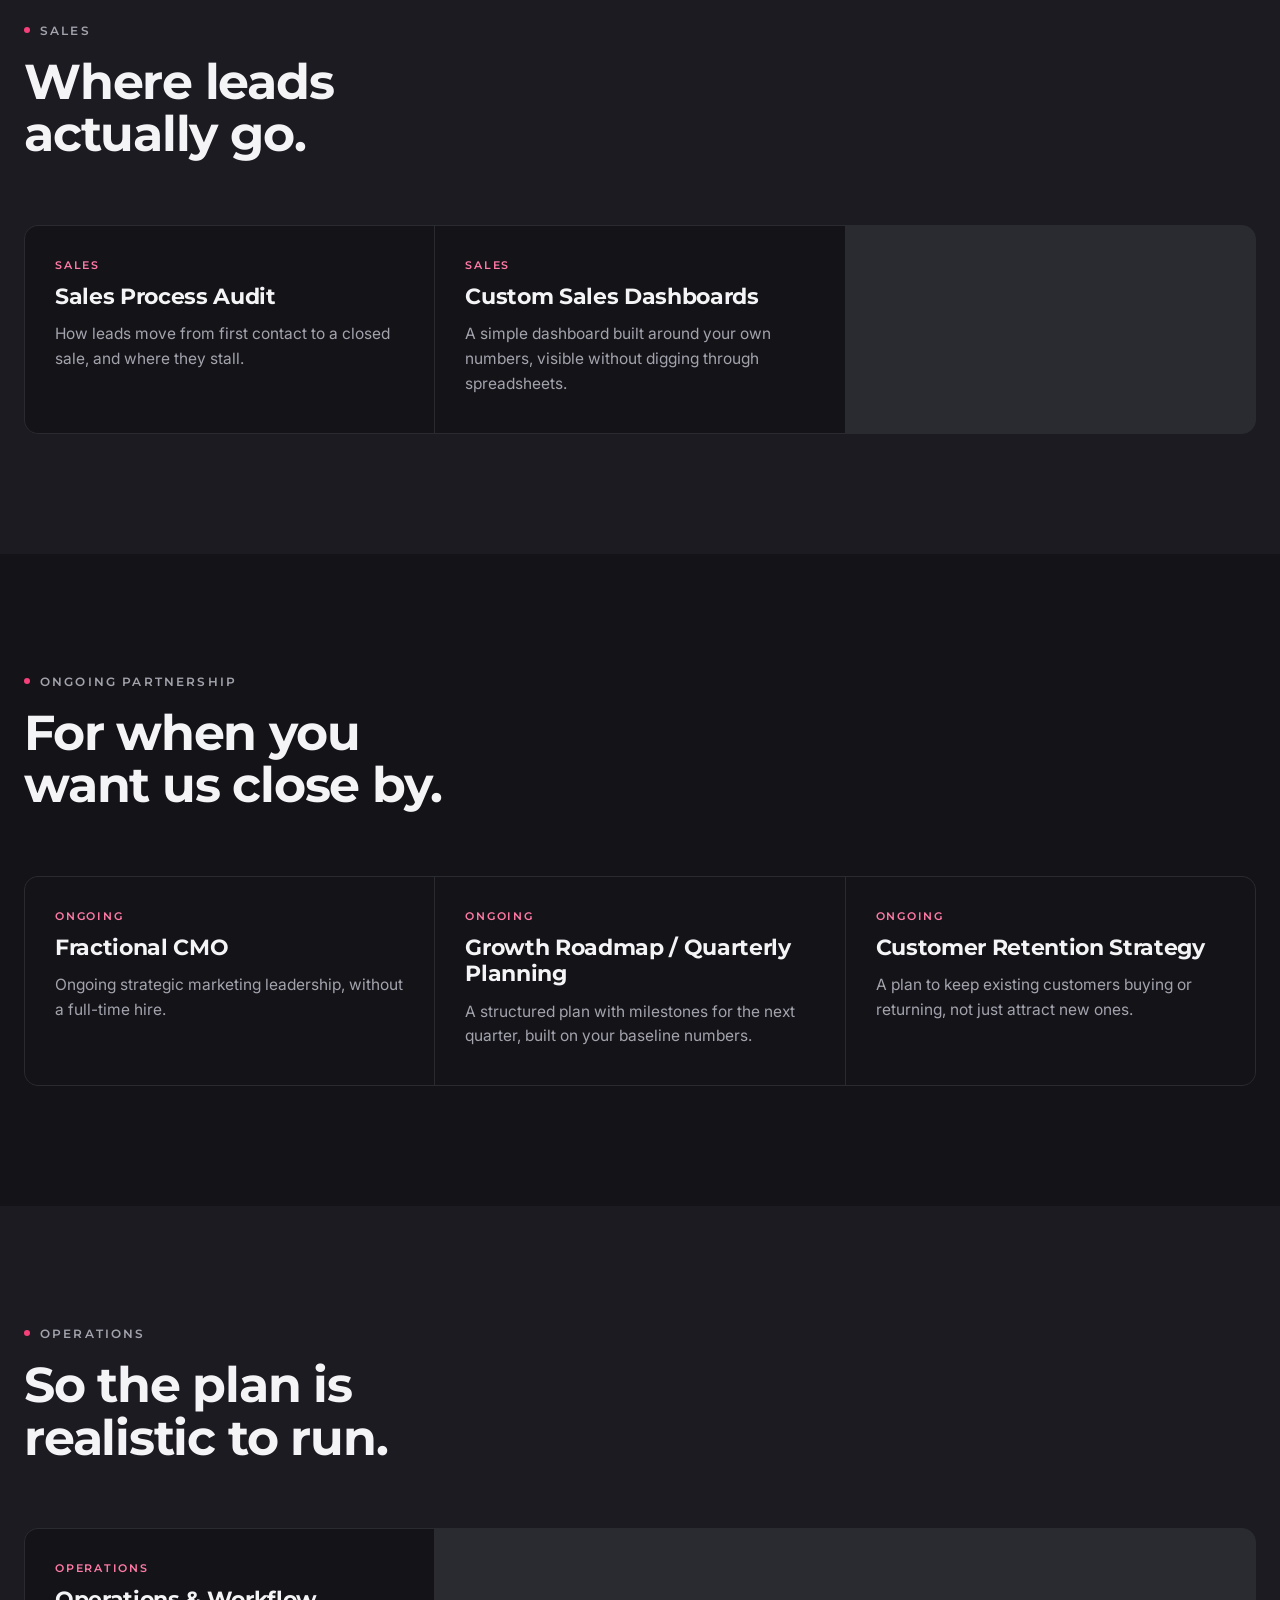
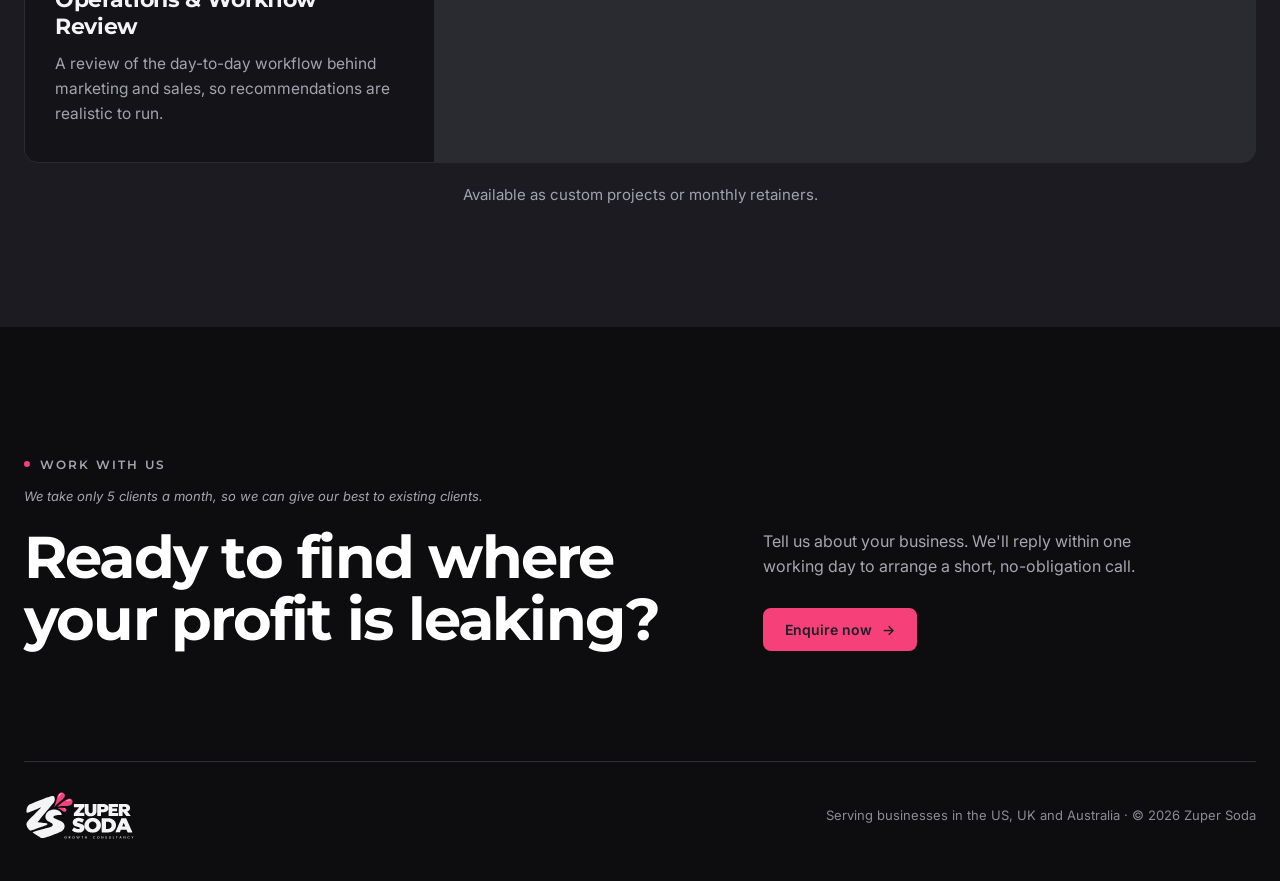
<file: services/index.html>
<!doctype html>
<html lang="en">
<head>
<meta charset="utf-8">
<meta name="viewport" content="width=device-width, initial-scale=1, viewport-fit=cover">
<title>Services | Zuper Soda</title>
<meta name="description" content="Ten services built to connect your marketing and sales: strategy, sales process, ongoing fractional CMO partnership, and operations review.">
<meta property="og:title" content="Services | Zuper Soda">
<meta property="og:description" content="Services built to connect marketing and sales. Pick one engagement, or bring us in as an ongoing partner.">
<meta property="og:type" content="website">
<meta property="og:site_name" content="Zuper Soda">
<meta property="og:url" content="https://zupersoda.com/services/">
<meta name="twitter:card" content="summary">
<link rel="canonical" href="https://zupersoda.com/services/">
<meta name="theme-color" content="#141418">
<meta name="color-scheme" content="dark">
<link rel="icon" type="image/svg+xml" href="/favicon.svg">
<link rel="preconnect" href="https://fonts.googleapis.com">
<link rel="preconnect" href="https://fonts.gstatic.com" crossorigin>
<link rel="stylesheet" href="https://fonts.googleapis.com/css2?family=Montserrat:wght@500;600;700&family=Inter:wght@400;500;600&display=swap">
<link rel="stylesheet" href="/assets/site.css">
<script async src="https://www.googletagmanager.com/gtm.js?id=GTM-5N48BQHM"></script>
<script>
  window.dataLayer = window.dataLayer || [];
  function gtag(){dataLayer.push(arguments);}
  gtag('js', new Date());
</script>
</head>
<body>
<a class="skip" href="#main">Skip to content</a>

<header class="nav" id="nav">
  <div class="gut"><div class="max row">
    <a class="logo" href="/" aria-label="Zuper Soda home"><img src="/assets/logo.svg" alt="Zuper Soda" width="1184" height="544"></a>
    <div class="nav-r">
      <nav class="nav-links" aria-label="Main">
        <a href="/about/">About Us</a>
        <a href="/services/" aria-current="page">Services</a>
        <a href="/guides/">Free Guides</a>
        <a href="/resources/">Resources</a>
      </nav>
      <button class="btn sm" type="button" data-open>Enquire now</button>
      <button class="menu-btn" type="button" aria-expanded="false">Menu</button>
    </div>
  </div></div>
</header>

<main id="main">
  <section class="page-hero">
    <div class="gut"><div class="max">
      <div class="label"><i></i>What we do</div>
      <h1>Services built to connect marketing and sales.</h1>
      <p>Pick one engagement, or bring us in as an ongoing partner. Everything here is strategy and guidance. No ad buying, no design work, no social media management.</p>
    </div></div>
  </section>

  <section class="blk">
    <div class="gut"><div class="max">
      <div class="blk-head">
        <div><div class="label"><i></i>Strategy</div><h2>The plan behind the work.</h2></div>
      </div>
      <div class="cards">
        <div class="card"><span class="tag">Strategy</span><h3>Marketing Strategy Design</h3><p>A plan built from research into your business, customers, and competitors, not a generic template.</p></div>
        <div class="card"><span class="tag">Strategy</span><h3>GTM Marketing</h3><p>A go-to-market plan for a new product, service, or location: who to target first, what to say, how to launch.</p></div>
        <div class="card"><span class="tag">Strategy</span><h3>Marketing Audits</h3><p>A clear-eyed review of what's working, what's wasted effort, and what's missing.</p></div>
        <div class="card"><span class="tag">Strategy</span><h3>Competitor &amp; Market Research</h3><p>A look at your direct competitors and the wider market, to find real openings.</p></div>
      </div>
    </div></div>
  </section>

  <section class="blk soft">
    <div class="gut"><div class="max">
      <div class="blk-head">
        <div><div class="label"><i></i>Sales</div><h2>Where leads actually go.</h2></div>
      </div>
      <div class="cards">
        <div class="card"><span class="tag">Sales</span><h3>Sales Process Audit</h3><p>How leads move from first contact to a closed sale, and where they stall.</p></div>
        <div class="card"><span class="tag">Sales</span><h3>Custom Sales Dashboards</h3><p>A simple dashboard built around your own numbers, visible without digging through spreadsheets.</p></div>
      </div>
    </div></div>
  </section>

  <section class="blk">
    <div class="gut"><div class="max">
      <div class="blk-head">
        <div><div class="label"><i></i>Ongoing Partnership</div><h2>For when you want us close by.</h2></div>
      </div>
      <div class="cards">
        <div class="card"><span class="tag">Ongoing</span><h3>Fractional CMO</h3><p>Ongoing strategic marketing leadership, without a full-time hire.</p></div>
        <div class="card"><span class="tag">Ongoing</span><h3>Growth Roadmap / Quarterly Planning</h3><p>A structured plan with milestones for the next quarter, built on your baseline numbers.</p></div>
        <div class="card"><span class="tag">Ongoing</span><h3>Customer Retention Strategy</h3><p>A plan to keep existing customers buying or returning, not just attract new ones.</p></div>
      </div>
    </div></div>
  </section>

  <section class="blk soft">
    <div class="gut"><div class="max">
      <div class="blk-head">
        <div><div class="label"><i></i>Operations</div><h2>So the plan is realistic to run.</h2></div>
      </div>
      <div class="cards">
        <div class="card"><span class="tag">Operations</span><h3>Operations &amp; Workflow Review</h3><p>A review of the day-to-day workflow behind marketing and sales, so recommendations are realistic to run.</p></div>
      </div>
      <p class="engage">Available as custom projects or monthly retainers.</p>
    </div></div>
  </section>

  <section class="close" id="contact">
    <div class="gut"><div class="max">
      <div class="close-top">
        <div><div class="label"><i></i>Work with us</div><p class="close-note">We take only 5 clients a month, so we can give our best to existing clients.</p><h2>Ready to find where your profit is leaking?</h2></div>
        <div class="close-r">
          <p>Tell us about your business. We'll reply within one working day to arrange a short, no-obligation call.</p>
          <button class="btn pink" type="button" data-open>Enquire now <span class="arr">→</span></button>
        </div>
      </div>
      <div class="foot"><a class="logo" href="/" aria-label="Zuper Soda home"><img src="/assets/logo.svg" alt="" width="1184" height="544"></a><span>Serving businesses in the US, UK and Australia · © 2026 Zuper Soda</span></div>
    </div></div>
  </section>
</main>

<dialog id="enquire" aria-labelledby="enqTitle">
  <div class="panel">
    <button class="x" type="button" data-close aria-label="Close">×</button>
    <div id="formView">
      <div class="label"><i></i>Enquire</div>
      <h3 id="enqTitle">Start a conversation</h3>
      <p class="intro">A few details help us prepare. It takes under a minute.</p>
      <form name="enquiry" method="POST" id="enqForm" novalidate>
        <input type="hidden" name="form-name" value="enquiry">
        <p class="hp"><label>Leave this empty <input name="bot-field" tabindex="-1" autocomplete="off"></label></p>
        <div class="two">
          <div class="field"><label for="f-name">Full name</label><input id="f-name" name="name" autocomplete="name" required></div>
          <div class="field"><label for="f-email">Work email</label><input id="f-email" name="email" type="email" autocomplete="email" required></div>
        </div>
        <div class="two">
          <div class="field"><label for="f-site">Company website</label><input id="f-site" name="website" autocomplete="url" placeholder="company.com"></div>
          <div class="field"><label for="f-size">Team size</label>
            <select id="f-size" name="team_size">
              <option value="">Select</option><option>1–10</option><option>11–50</option><option>51–200</option><option>200+</option>
            </select>
          </div>
        </div>
        <div class="field"><label for="f-problem">What's your biggest growth challenge right now?</label><textarea id="f-problem" name="challenge" required placeholder="For example: we get traffic but few qualified enquiries."></textarea></div>
        <div class="field"><label for="f-when">Ideal start <small>(optional)</small></label>
          <select id="f-when" name="start"><option value="">Select</option><option>As soon as possible</option><option>Within a month</option><option>In 2–3 months</option><option>Just exploring</option></select>
        </div>
        <p class="err" id="err" role="alert"></p>
        <button class="btn" type="submit" id="send">Send enquiry <span class="arr">→</span></button>
        <p class="privacy">We only use your details to reply to this enquiry.</p>
      </form>
    </div>
    <div id="doneView" class="done" hidden>
      <div class="tick" aria-hidden="true"><svg width="26" height="26" viewBox="0 0 24 24" fill="none"><path d="M5 12.5 L10 17 L19 7" stroke="#1E1E24" stroke-width="2.4" stroke-linecap="round" stroke-linejoin="round"/></svg></div>
      <h3>Thank you. We've got it.</h3>
      <p class="intro">We'll reply by email within one working day to arrange a call.</p>
      <div><button class="btn line" type="button" data-close>Close</button></div>
    </div>
  </div>
</dialog>

<script src="/assets/site.js"></script>
</body>
</html>
</file>
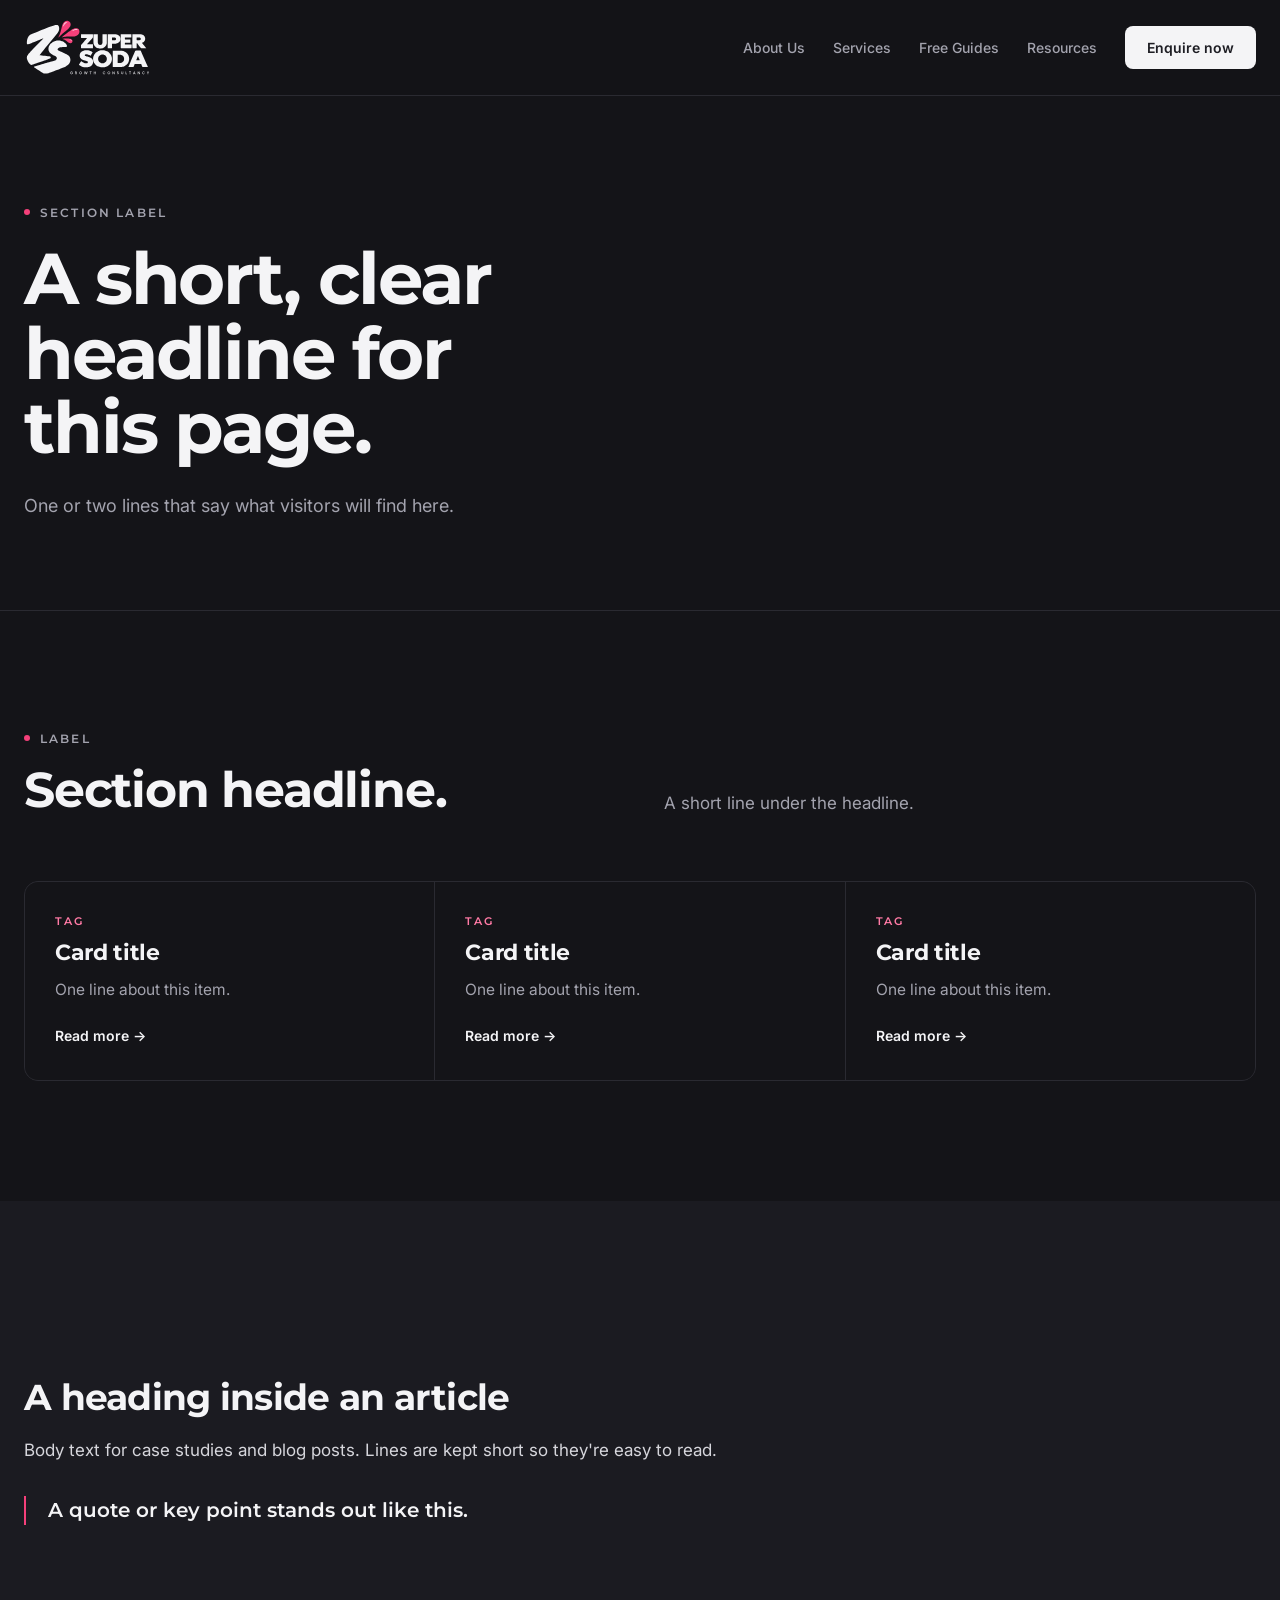
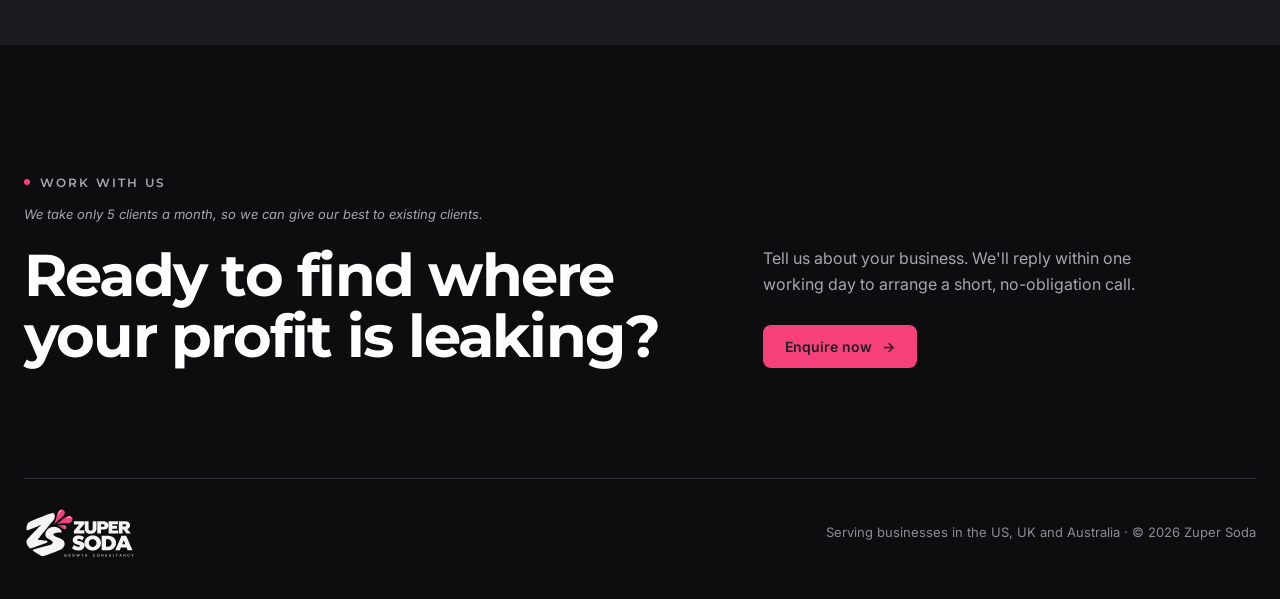
<file: page-template.html>
<!doctype html>
<html lang="en">
<head>
<meta charset="utf-8">
<meta name="viewport" content="width=device-width, initial-scale=1, viewport-fit=cover">
<!-- TEMPLATE: copy this file to start a new page. "noindex" keeps this template out of Google. Remove that line on real pages. -->
<meta name="robots" content="noindex">
<title>Page title | Zuper Soda</title>
<meta name="description" content="One sentence about this page.">
<meta name="theme-color" content="#141418">
<meta name="color-scheme" content="dark">
<link rel="icon" type="image/svg+xml" href="/favicon.svg">
<link rel="preconnect" href="https://fonts.googleapis.com">
<link rel="preconnect" href="https://fonts.gstatic.com" crossorigin>
<link rel="stylesheet" href="https://fonts.googleapis.com/css2?family=Montserrat:wght@500;600;700&family=Inter:wght@400;500;600&display=swap">
<link rel="stylesheet" href="/assets/site.css">
<script async src="https://www.googletagmanager.com/gtm.js?id=GTM-5N48BQHM"></script>
<script>
  window.dataLayer = window.dataLayer || [];
  function gtag(){dataLayer.push(arguments);}
  gtag('js', new Date());
</script>
</head>
<body>
<a class="skip" href="#main">Skip to content</a>

<!-- ===== MENU BAR (same on every page) ===== -->
<header class="nav" id="nav">
  <div class="gut"><div class="max row">
    <a class="logo" href="/" aria-label="Zuper Soda home"><img src="/assets/logo.svg" alt="Zuper Soda" width="1184" height="544"></a>
    <div class="nav-r">
      <nav class="nav-links" aria-label="Main">
        <a href="/about/">About Us</a>
        <a href="/services/">Services</a>
        <a href="/guides/">Free Guides</a>
        <a href="/resources/">Resources</a>
      </nav>
      <button class="btn sm" type="button" data-open>Enquire now</button>
      <button class="menu-btn" type="button" aria-expanded="false">Menu</button>
    </div>
  </div></div>
</header>

<main id="main">
  <!-- ===== PAGE OPENING: change the label, headline and line ===== -->
  <section class="page-hero">
    <div class="gut"><div class="max">
      <div class="label"><i></i>Section label</div>
      <h1>A short, clear headline for this page.</h1>
      <p>One or two lines that say what visitors will find here.</p>
    </div></div>
  </section>

  <!-- ===== CARD GRID: for projects, guides or articles ===== -->
  <section class="blk">
    <div class="gut"><div class="max">
      <div class="blk-head">
        <div><div class="label"><i></i>Label</div><h2>Section headline.</h2></div>
        <p>A short line under the headline.</p>
      </div>
      <div class="cards">
        <a class="card" href="#"><span class="tag">Tag</span><h3>Card title</h3><p>One line about this item.</p><span class="more">Read more →</span></a>
        <a class="card" href="#"><span class="tag">Tag</span><h3>Card title</h3><p>One line about this item.</p><span class="more">Read more →</span></a>
        <a class="card" href="#"><span class="tag">Tag</span><h3>Card title</h3><p>One line about this item.</p><span class="more">Read more →</span></a>
      </div>
    </div></div>
  </section>

  <!-- ===== LONG TEXT: for case studies and blog articles ===== -->
  <section class="blk soft">
    <div class="gut"><div class="max">
      <div class="prose">
        <h2>A heading inside an article</h2>
        <p>Body text for case studies and blog posts. Lines are kept short so they're easy to read.</p>
        <blockquote>A quote or key point stands out like this.</blockquote>
      </div>
    </div></div>
  </section>

  <!-- ===== CLOSING BAND + FOOTER (same on every page) ===== -->
  <section class="close" id="contact">
    <div class="gut"><div class="max">
      <div class="close-top">
        <div><div class="label"><i></i>Work with us</div><p class="close-note">We take only 5 clients a month, so we can give our best to existing clients.</p><h2>Ready to find where your profit is leaking?</h2></div>
        <div class="close-r">
          <p>Tell us about your business. We'll reply within one working day to arrange a short, no-obligation call.</p>
          <button class="btn pink" type="button" data-open>Enquire now <span class="arr">→</span></button>
        </div>
      </div>
      <div class="foot"><a class="logo" href="/" aria-label="Zuper Soda home"><img src="/assets/logo.svg" alt="" width="1184" height="544"></a><span>Serving businesses in the US, UK and Australia · © 2026 Zuper Soda</span></div>
    </div></div>
  </section>
</main>

<!-- ===== ENQUIRY PANEL (same on every page) ===== -->
<dialog id="enquire" aria-labelledby="enqTitle">
  <div class="panel">
    <button class="x" type="button" data-close aria-label="Close">×</button>
    <div id="formView">
      <div class="label"><i></i>Enquire</div>
      <h3 id="enqTitle">Start a conversation</h3>
      <p class="intro">A few details help us prepare. It takes under a minute.</p>
      <form name="enquiry" method="POST" id="enqForm" novalidate>
        <input type="hidden" name="form-name" value="enquiry">
        <p class="hp"><label>Leave this empty <input name="bot-field" tabindex="-1" autocomplete="off"></label></p>
        <div class="two">
          <div class="field"><label for="f-name">Full name</label><input id="f-name" name="name" autocomplete="name" required></div>
          <div class="field"><label for="f-email">Work email</label><input id="f-email" name="email" type="email" autocomplete="email" required></div>
        </div>
        <div class="two">
          <div class="field"><label for="f-site">Company website</label><input id="f-site" name="website" autocomplete="url" placeholder="company.com"></div>
          <div class="field"><label for="f-size">Team size</label>
            <select id="f-size" name="team_size">
              <option value="">Select</option><option>1–10</option><option>11–50</option><option>51–200</option><option>200+</option>
            </select>
          </div>
        </div>
        <div class="field"><label for="f-problem">What's your biggest growth challenge right now?</label><textarea id="f-problem" name="challenge" required placeholder="For example: we get traffic but few qualified enquiries."></textarea></div>
        <div class="field"><label for="f-when">Ideal start <small>(optional)</small></label>
          <select id="f-when" name="start"><option value="">Select</option><option>As soon as possible</option><option>Within a month</option><option>In 2–3 months</option><option>Just exploring</option></select>
        </div>
        <p class="err" id="err" role="alert"></p>
        <button class="btn" type="submit" id="send">Send enquiry <span class="arr">→</span></button>
        <p class="privacy">We only use your details to reply to this enquiry.</p>
      </form>
    </div>
    <div id="doneView" class="done" hidden>
      <div class="tick" aria-hidden="true"><svg width="26" height="26" viewBox="0 0 24 24" fill="none"><path d="M5 12.5 L10 17 L19 7" stroke="#1E1E24" stroke-width="2.4" stroke-linecap="round" stroke-linejoin="round"/></svg></div>
      <h3>Thank you. We've got it.</h3>
      <p class="intro">We'll reply by email within one working day to arrange a call.</p>
      <div><button class="btn line" type="button" data-close>Close</button></div>
    </div>
  </div>
</dialog>

<script src="/assets/site.js"></script>
</body>
</html>
</file>
<file: assets/site.css>
/* ==========================================================================
   Zuper Soda: shared styles for every page except the homepage.
   Copied from index.html so new pages look exactly like it.
   If you change a colour or font here, change it in index.html too
   (the homepage still keeps its own copy inside its <style> block).
   ========================================================================== */

/* 1. Brand colours, fonts and sizes ------------------------------------- */
:root{
  --bg:#141418; --soft:#1B1B21; --ink:#F4F4F6; --muted:#A3A3AE; --faint:#5E5E69; --line:#2A2A31;
  --pink:#F5407A; --pink-text:#FF7AA5; --band:#0D0D10; --band-ink:#FFFFFF; --band-muted:#A6A6B0; --btn:#F4F4F6; --btn-ink:#1E1E24;
  --head:"Montserrat", "Helvetica Neue", Arial, sans-serif;
  --body:"Inter", system-ui, -apple-system, "Segoe UI", sans-serif;
  --nav-h:88px;
  color-scheme:dark;
}

/* 2. Basics -------------------------------------------------------------- */
*{box-sizing:border-box}
[hidden]{display:none!important}
html,body{margin:0}
body{background:var(--bg);color:var(--ink);font-family:var(--body);font-size:16px;line-height:1.6;overflow-x:hidden;-webkit-font-smoothing:antialiased}
html{scroll-behavior:smooth}
img{max-width:100%;height:auto}
a{color:var(--pink-text)}
.skip{position:absolute;left:-9999px;top:8px;z-index:100;background:var(--ink);color:var(--bg);padding:10px 16px;border-radius:8px;font:600 14px var(--body);text-decoration:none}
.skip:focus{left:12px}
section[id]{scroll-margin-top:var(--nav-h)}
.gut{padding-left:max(24px,env(safe-area-inset-left,0px));padding-right:max(24px,env(safe-area-inset-right,0px))}
.max{max-width:1240px;margin:0 auto}
:focus-visible{outline:2px solid var(--pink);outline-offset:3px;border-radius:4px}
.label{font:600 12px var(--head);letter-spacing:.18em;text-transform:uppercase;color:var(--muted)}
.label i{display:inline-block;width:6px;height:6px;border-radius:50%;background:var(--pink);margin-right:10px;vertical-align:2px}

/* 3. Top menu bar -------------------------------------------------------- */
.nav{position:fixed;inset:0 0 auto;z-index:40;padding-top:env(safe-area-inset-top,0px);background:color-mix(in srgb,var(--bg) 94%,transparent);-webkit-backdrop-filter:blur(10px);backdrop-filter:blur(10px);box-shadow:0 1px 0 var(--line);transition:background .3s, box-shadow .3s}
.nav.dark{background:var(--band);box-shadow:none}
.nav .row{display:flex;justify-content:space-between;align-items:center;padding-block:18px;gap:24px}
.logo{display:block;width:128px}
.logo img{display:block;width:100%;height:auto}
.nav-r{display:flex;align-items:center;gap:28px}
.nav-r a{font:500 14px var(--body);color:var(--muted);text-decoration:none}
.nav-r a:hover,.nav-r a[aria-current="page"]{color:var(--ink)}
.nav.dark .nav-r a{color:var(--band-muted)}
.menu-btn{display:none}

/* Phones: links fold into a "Menu" button (the homepage doesn't have this yet) */
@media (max-width:760px){
  .logo{width:108px}
  .btn.sm{padding:10px 16px;font-size:13px}
  .menu-btn{all:unset;display:inline-flex;cursor:pointer;font:600 13px var(--body);color:var(--ink);padding:10px 4px}
  .nav-links{display:none}
  .nav.open .nav-links{display:flex;flex-direction:column;gap:4px;position:absolute;top:100%;left:0;right:0;background:var(--bg);box-shadow:0 1px 0 var(--line);padding:12px max(24px,env(safe-area-inset-left,0px)) 20px}
  .nav.open .nav-links a{font-size:17px;color:var(--ink);padding:10px 0}
}
@media (min-width:761px){.nav-links{display:flex;align-items:center;gap:28px}}

/* 4. Buttons ------------------------------------------------------------- */
.btn{display:inline-flex;align-items:center;justify-content:center;gap:10px;border:0;border-radius:8px;background:var(--btn);color:var(--btn-ink);font:600 14px var(--body);padding:13px 22px;cursor:pointer;text-decoration:none;transition:background .2s, transform .2s}
.btn:hover{transform:translateY(-1px)}
.btn .arr{transition:transform .2s}.btn:hover .arr{transform:translateX(3px)}
.btn.pink{background:var(--pink);color:#1E1E24}
.btn.line{background:transparent;color:var(--ink);box-shadow:inset 0 0 0 1px var(--line)}
.nav.dark .btn{background:var(--pink);color:#1E1E24}

/* 5. Page opening (top of each inner page) ------------------------------- */
.page-hero{padding-top:calc(var(--nav-h) + 110px);padding-bottom:90px;border-bottom:1px solid var(--line)}
.page-hero h1{font:700 clamp(38px,5.6vw,76px)/1.04 var(--head);letter-spacing:-.03em;margin:22px 0 0;max-width:16ch;text-wrap:balance}
.page-hero p{color:var(--muted);font-size:18px;max-width:46ch;margin:26px 0 0}
@media (max-width:860px){.page-hero{padding-top:calc(var(--nav-h) + 64px);padding-bottom:60px}.page-hero p{font-size:16px}}

/* 6. Sections (same as homepage) ----------------------------------------- */
section.blk{padding-block:120px}
section.blk.soft{background:var(--soft)}
.blk-head{display:grid;grid-template-columns:minmax(0,1fr) minmax(0,1fr);gap:48px;align-items:end;margin-bottom:64px}
.blk-head h2{font:700 clamp(32px,3.8vw,52px)/1.08 var(--head);letter-spacing:-.025em;margin:18px 0 0;text-wrap:balance}
.blk-head p{color:var(--muted);margin:0;max-width:46ch;font-size:17px}
@media (max-width:860px){section.blk{padding-block:80px}.blk-head{grid-template-columns:1fr;gap:16px;margin-bottom:40px}}

/* 7. Card grid: portfolio projects, resources, blog posts ---------------- */
.cards{display:grid;grid-template-columns:repeat(3,minmax(0,1fr));gap:1px;background:var(--line);border:1px solid var(--line);border-radius:14px;overflow:hidden}
.card{background:var(--bg);padding:32px 30px 36px;min-width:0;display:flex;flex-direction:column;gap:12px;color:var(--ink);text-decoration:none;transition:background .25s}
a.card:hover{background:var(--soft)}
.card .tag{font:600 11px var(--head);letter-spacing:.16em;text-transform:uppercase;color:var(--pink-text)}
.card h3{font:700 22px/1.2 var(--head);letter-spacing:-.015em;margin:0}
.card p{color:var(--muted);margin:0;font-size:15.5px}
.card .more{margin-top:auto;padding-top:12px;font:600 14px var(--body);color:var(--ink)}
@media (max-width:1000px){.cards{grid-template-columns:repeat(2,minmax(0,1fr))}}
@media (max-width:640px){.cards{grid-template-columns:1fr}}

/* 8. Long text: case studies and blog articles --------------------------- */
.prose{max-width:68ch;font-size:17px}
.prose h2{font:700 clamp(26px,3vw,36px)/1.15 var(--head);letter-spacing:-.02em;margin:56px 0 0}
.prose h3{font:700 21px/1.25 var(--head);margin:36px 0 0}
.prose p,.prose ul,.prose ol{margin:18px 0 0;color:#D6D6DC}
.prose li{margin-top:8px}
.prose blockquote{margin:32px 0 0;padding-left:22px;border-left:2px solid var(--pink);font:600 20px/1.45 var(--head);color:var(--ink)}

/* 9. Closing band + footer ----------------------------------------------- */
.close{background:var(--band);color:var(--band-ink)}
.close .max{padding-block:130px 40px;display:grid;gap:110px}
.close-top{display:grid;grid-template-columns:minmax(0,1.4fr) minmax(0,1fr);gap:48px;align-items:end}
.close h2{font:700 clamp(36px,4.6vw,64px)/1.05 var(--head);letter-spacing:-.03em;margin:20px 0 0;text-wrap:balance;max-width:16ch}
.close-note{margin:14px 0 0;color:var(--band-muted);font-size:13px;font-style:italic}
.close .label{color:var(--band-muted)}
.close-r p{color:var(--band-muted);margin:0 0 28px;max-width:38ch}
.foot{display:flex;justify-content:space-between;align-items:center;flex-wrap:wrap;gap:16px;border-top:1px solid #2E2E36;padding-top:28px;color:#8B8B96;font-size:13px}
.foot .logo{width:112px}
@media (max-width:860px){.close .max{padding-block:90px 32px;gap:72px}.close-top{grid-template-columns:1fr}}

/* 10. Enquiry panel (slides in from the right) --------------------------- */
dialog{border:0;padding:0;margin:0 0 0 auto;height:100%;max-height:none;width:min(520px,100vw);background:var(--bg);color:var(--ink);overflow:auto}
dialog::backdrop{background:rgba(14,14,18,.55);backdrop-filter:blur(3px)}
dialog[open]{animation:slide .45s cubic-bezier(.2,.8,.2,1)}
@keyframes slide{from{transform:translateX(40px);opacity:0}}
.panel{padding:calc(32px + env(safe-area-inset-top,0px)) max(36px,env(safe-area-inset-right,0px)) calc(40px + env(safe-area-inset-bottom,0px)) 36px;position:relative;min-height:100%;display:flex;flex-direction:column}
.panel h3{font:700 30px/1.1 var(--head);letter-spacing:-.02em;margin:18px 0 10px}
.panel .intro{color:var(--muted);margin:0 0 30px}
.x{all:unset;cursor:pointer;position:absolute;top:calc(22px + env(safe-area-inset-top,0px));right:max(22px,env(safe-area-inset-right,0px));width:40px;height:40px;border-radius:8px;display:grid;place-items:center;font-size:22px;color:var(--muted)}
.x:hover{background:var(--soft);color:var(--ink)}
form{display:grid;gap:18px}
.field{display:grid;gap:7px}
.field label{font:500 13.5px var(--body)}
.field label small{color:var(--faint);font-weight:400}
input,textarea,select{font:16px var(--body);color:var(--ink);background:var(--bg);border:1px solid var(--line);border-radius:8px;padding:12px 14px;width:100%;min-width:0;transition:border-color .2s, box-shadow .2s}
input:focus,textarea:focus,select:focus{outline:none;border-color:var(--ink);box-shadow:0 0 0 3px color-mix(in srgb,var(--pink) 25%,transparent)}
textarea{resize:vertical;min-height:110px}
.two{display:grid;grid-template-columns:1fr 1fr;gap:14px}
@media (max-width:480px){.two{grid-template-columns:1fr}.panel{padding-left:24px;padding-right:max(24px,env(safe-area-inset-right,0px))}}
.hp{position:absolute;left:-9999px}
.err{color:var(--pink-text);font-size:14px;margin:0;min-height:1.2em}
.privacy{font-size:12.5px;color:var(--faint);margin:0}
.done{display:flex;flex-direction:column;justify-content:center;flex:1}
.done .tick{width:56px;height:56px;border-radius:50%;background:var(--pink);display:grid;place-items:center;margin-bottom:8px}

/* 8. "How we work" flowchart (ported from index.html so About Us can reuse it) --- */
.approach{list-style:none;margin:0 auto;padding:0;max-width:860px;display:flex;flex-direction:column;align-items:stretch}
.approach li{position:relative;display:grid;grid-template-columns:56px minmax(0,1fr);align-items:start;gap:0 8px;padding:22px 28px;border:1px solid var(--line);border-radius:14px;background:var(--soft);transition:border-color .3s}
.approach li:hover{border-color:#3A3A44}
.approach li:not(:last-child){margin-bottom:56px}
.approach li:not(:last-child)::after{content:"";position:absolute;left:50%;bottom:-46px;width:2px;height:26px;margin-left:-1px;background:var(--pink)}
.approach li:not(:last-child)::before{content:"";position:absolute;left:50%;bottom:-48px;width:10px;height:10px;margin-left:-6px;border-right:2px solid var(--pink);border-bottom:2px solid var(--pink);transform:rotate(45deg)}
.approach .n{font:700 14px/1 var(--head);letter-spacing:.08em;color:var(--pink-text);width:40px;height:40px;border-radius:50%;border:1px solid var(--line);display:grid;place-items:center;background:var(--bg)}
.approach b{display:block;font:700 19px/1.25 var(--head);letter-spacing:-.01em;margin:8px 0 6px}
.approach div>span{color:var(--muted);font-size:15px;line-height:1.6;display:block;text-wrap:pretty}
.approach li>div>span{max-width:60ch}
.approach .lnk{background:none;border:0;padding:0;font:inherit;color:var(--pink-text);text-decoration:underline;text-underline-offset:3px;cursor:pointer;display:inline}
.approach li.win{border-color:var(--pink);background:linear-gradient(135deg,rgba(245,64,122,.14),var(--soft) 70%)}
.approach li.win .n{background:var(--pink);color:#1E1E24;border-color:var(--pink)}
.approach li.win b{color:var(--ink)}
@media (max-width:560px){.approach li{grid-template-columns:48px minmax(0,1fr);padding:18px 18px}.approach li:not(:last-child){margin-bottom:48px}.approach li:not(:last-child)::after{bottom:-40px;height:22px}.approach li:not(:last-child)::before{bottom:-42px}.approach b{font-size:17px;margin-top:9px}}
.method{margin:64px auto 0;max-width:860px;justify-content:center;padding:24px 28px;border:1px solid var(--line);border-radius:14px;display:flex;flex-wrap:wrap;align-items:center;gap:10px 18px;color:var(--muted);font-size:15px}
.method strong{font:600 12px var(--head);letter-spacing:.16em;text-transform:uppercase;color:var(--ink);margin-right:6px}
.method em{font-style:normal;color:var(--ink);font-weight:600;white-space:nowrap}
.method i{margin-left:12px;color:var(--pink);font-style:normal}
.engage{margin:20px auto 0;max-width:860px;text-align:center;color:var(--muted);font-size:15px}
.not{margin:28px 0 0;color:var(--muted);font-size:14px}
.more{margin:22px 0 0}
.more a{display:inline-flex;align-items:center;gap:8px;font:600 14px var(--body);color:var(--ink);text-decoration:none}
.more a .arr{transition:transform .2s}
.more a:hover .arr{transform:translateX(3px)}

/* 9. About Us: Mission & Vision, Founder's Note ------------------------- */
.mission-vision{display:grid;grid-template-columns:1fr 1fr;gap:22px;margin-top:8px}
.mv-card{background:var(--soft);border:1px solid var(--line);border-radius:14px;padding:30px}
.mv-card h4{font:700 15px var(--head);text-transform:uppercase;letter-spacing:.06em;color:var(--pink-text);margin:0 0 12px}
.mv-card p{color:var(--muted);margin:0;font-size:15.5px;line-height:1.6}
.founder-note{background:var(--soft);border:1px solid var(--line);border-radius:16px;padding:40px}
.founder-note p{color:#D6D6DC;margin:16px 0 0;font-size:15.5px;line-height:1.65}
.founder-note p:first-child{margin-top:0}
.founder-note p.sign{color:var(--muted);margin-top:24px}
@media (max-width:760px){.mission-vision{grid-template-columns:1fr}.founder-note{padding:28px}}

/* 10. Free Guides: card download button + email-gate dialog ------------- */
.card .dl{all:unset;margin-top:auto;padding-top:12px;font:600 14px var(--body);color:var(--ink);cursor:pointer}
.card:hover .dl{color:var(--pink-text)}
.guide-note{margin:28px 0 0;color:var(--muted);font-size:14px}

/* 11. Resources/blog: simple placeholder card --------------------------- */
.soon{background:var(--soft);border:1px solid var(--line);border-radius:14px;padding:30px;max-width:420px}
.soon .tag{font:600 11px var(--head);letter-spacing:.16em;text-transform:uppercase;color:var(--pink-text);display:block;margin-bottom:10px}
.soon h3{font:700 20px var(--head);margin:0 0 8px}
.soon p{color:var(--muted);margin:0;font-size:15px}

@media (prefers-reduced-motion:reduce){*{animation:none!important;transition:none!important}html{scroll-behavior:auto}}
</file>
